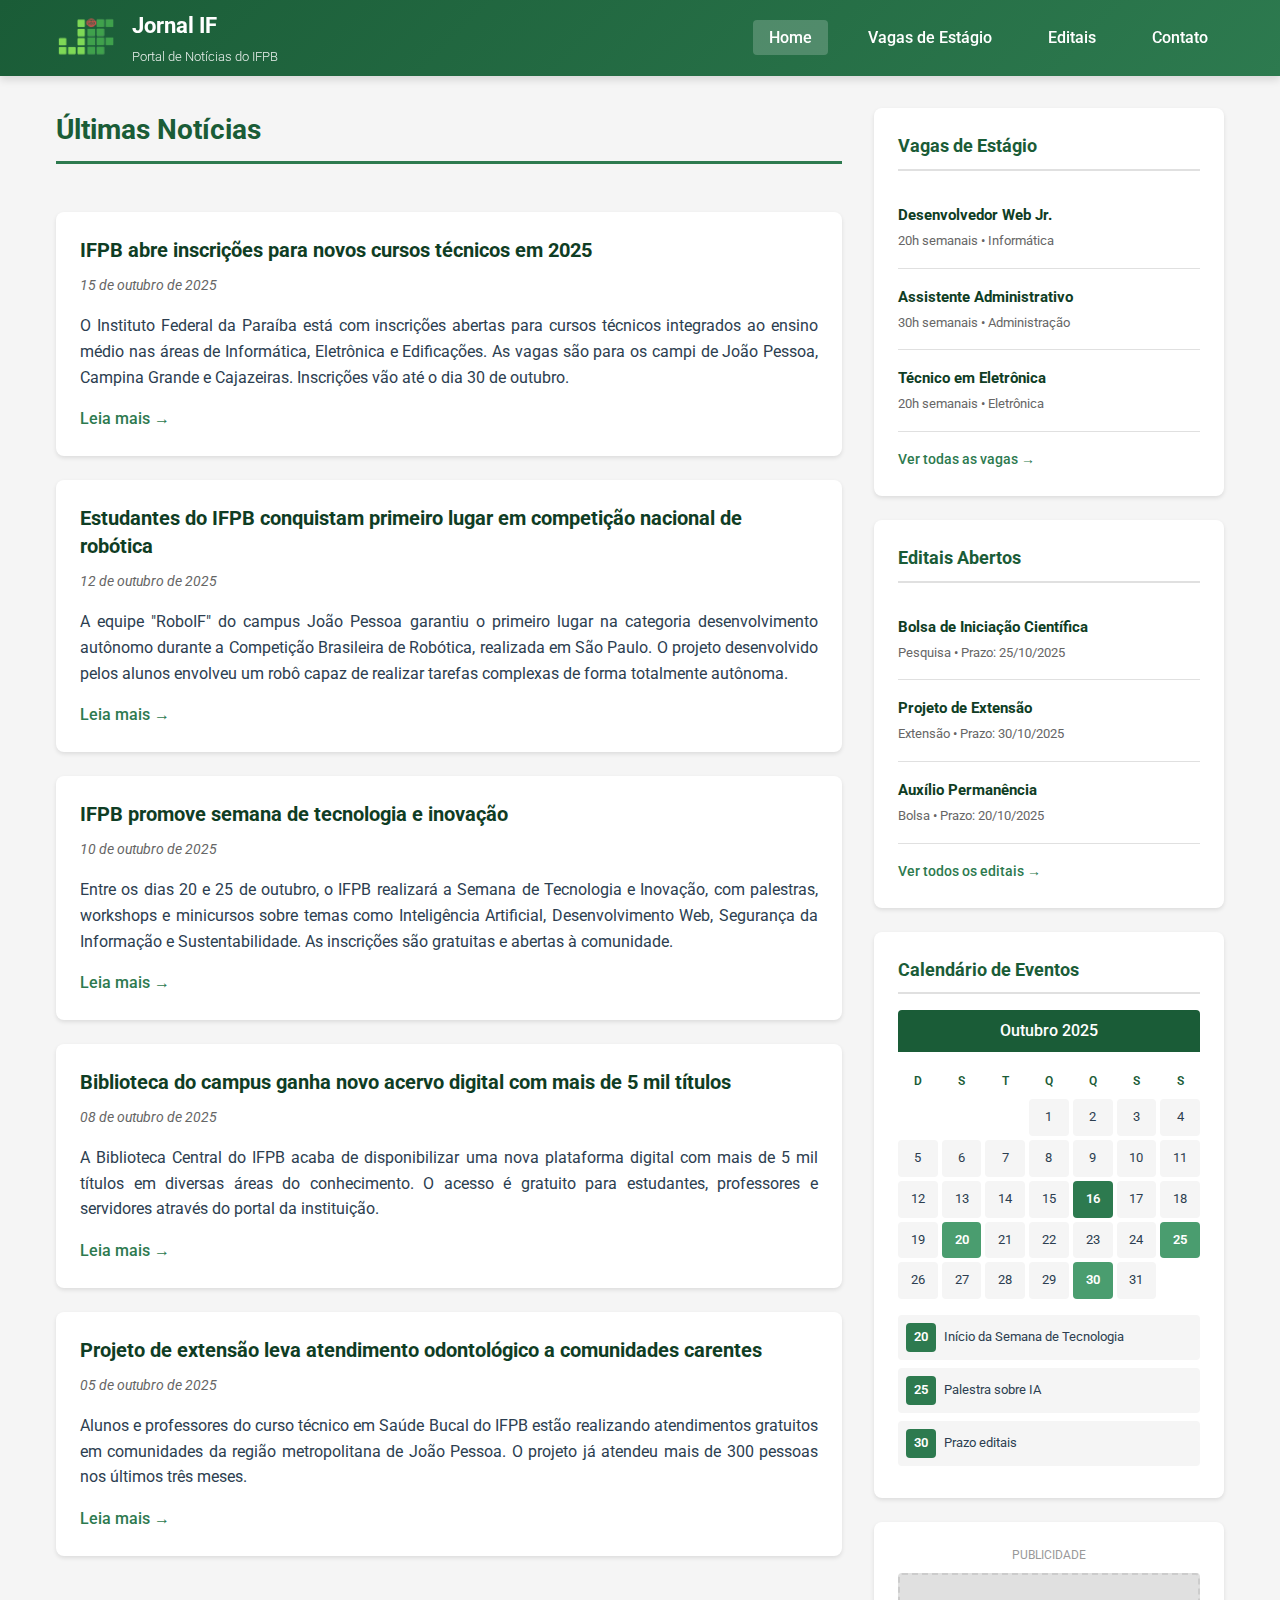
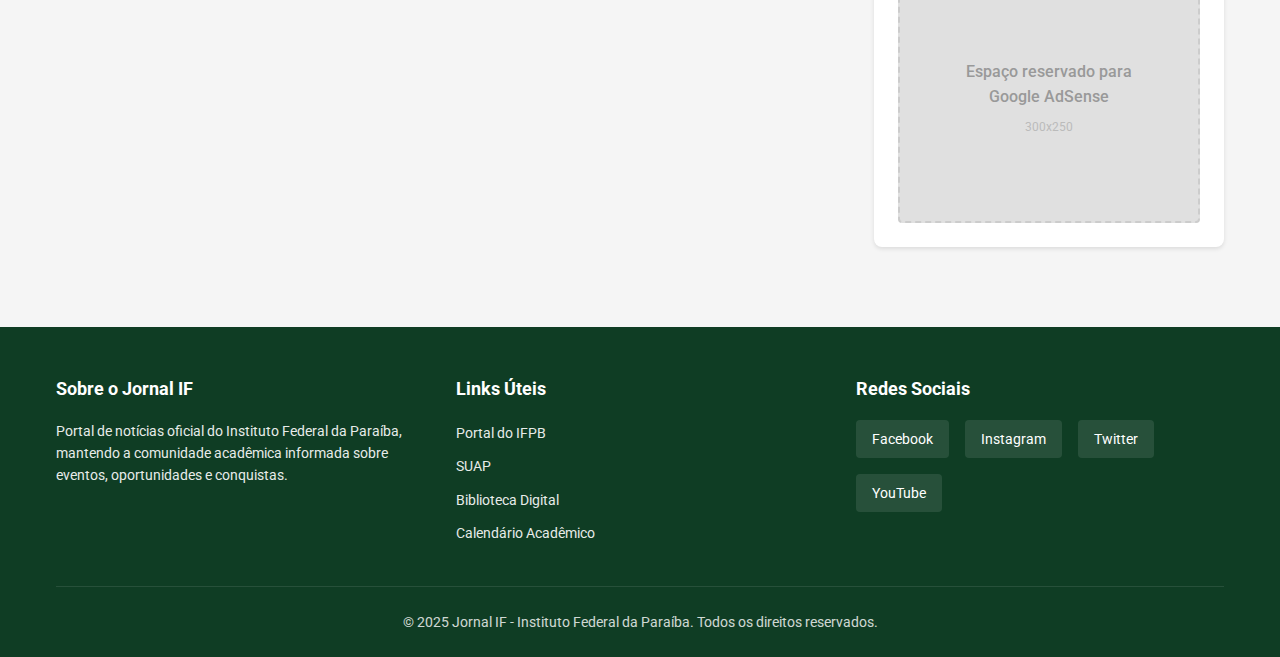
<file: index.html>
<!DOCTYPE html>
<html lang="pt-BR">
<head>
    <meta charset="UTF-8">
    <meta name="viewport" content="width=device-width, initial-scale=1.0">
    <meta name="description" content="Portal de notícias do IFPB - Notícias, vagas de estágio e editais">
    <title>Jornal IF - Portal de Notícias do IFPB</title>
    <link rel="stylesheet" href="css/style.css">
    <link rel="preconnect" href="https://fonts.googleapis.com">
    <link rel="preconnect" href="https://fonts.gstatic.com" crossorigin>
    <link href="https://fonts.googleapis.com/css2?family=Roboto:wght@300;400;500;700&display=swap" rel="stylesheet">
</head>
<body>
    <!-- Cabeçalho fixo -->
    <header class="header">
        <div class="container">
            <div class="header-content">
                <div class="logo">
                    <img src="assets/JIFPNG.png" alt="Logo do Jornal IF" class="logo-img">
                    <div class="logo-text">
                        <h1>Jornal IF</h1>
                        <p class="tagline">Portal de Notícias do IFPB</p>
                    </div>
                </div>
                <nav class="nav">
                    <ul>
                        <li><a href="index.html" class="active">Home</a></li>
                        <li><a href="vagas.html">Vagas de Estágio</a></li>
                        <li><a href="editais.html">Editais</a></li>
                        <li><a href="contato.html">Contato</a></li>
                    </ul>
                </nav>
            </div>
        </div>
    </header>

    <!-- Conteúdo principal -->
    <main class="main-content">
        <div class="container">
            <div class="content-wrapper">
                <!-- Seção de notícias -->
                <section class="news-section">
                    <h2 class="section-title">Últimas Notícias</h2>
                    
                    <!-- Notícia 1 -->
                    <article class="news-card">
                        <div class="news-header">
                            <h3 class="news-title">IFPB abre inscrições para novos cursos técnicos em 2025</h3>
                            <time class="news-date" datetime="2025-10-15">15 de outubro de 2025</time>
                        </div>
                        <p class="news-summary">
                            O Instituto Federal da Paraíba está com inscrições abertas para cursos técnicos integrados 
                            ao ensino médio nas áreas de Informática, Eletrônica e Edificações. As vagas são para os 
                            campi de João Pessoa, Campina Grande e Cajazeiras. Inscrições vão até o dia 30 de outubro.
                        </p>
                        <a href="#" class="read-more">Leia mais →</a>
                    </article>

                    <!-- Notícia 2 -->
                    <article class="news-card">
                        <div class="news-header">
                            <h3 class="news-title">Estudantes do IFPB conquistam primeiro lugar em competição nacional de robótica</h3>
                            <time class="news-date" datetime="2025-10-12">12 de outubro de 2025</time>
                        </div>
                        <p class="news-summary">
                            A equipe "RoboIF" do campus João Pessoa garantiu o primeiro lugar na categoria 
                            desenvolvimento autônomo durante a Competição Brasileira de Robótica, realizada em São Paulo. 
                            O projeto desenvolvido pelos alunos envolveu um robô capaz de realizar tarefas complexas 
                            de forma totalmente autônoma.
                        </p>
                        <a href="#" class="read-more">Leia mais →</a>
                    </article>

                    <!-- Notícia 3 -->
                    <article class="news-card">
                        <div class="news-header">
                            <h3 class="news-title">IFPB promove semana de tecnologia e inovação</h3>
                            <time class="news-date" datetime="2025-10-10">10 de outubro de 2025</time>
                        </div>
                        <p class="news-summary">
                            Entre os dias 20 e 25 de outubro, o IFPB realizará a Semana de Tecnologia e Inovação, 
                            com palestras, workshops e minicursos sobre temas como Inteligência Artificial, 
                            Desenvolvimento Web, Segurança da Informação e Sustentabilidade. 
                            As inscrições são gratuitas e abertas à comunidade.
                        </p>
                        <a href="#" class="read-more">Leia mais →</a>
                    </article>

                    <!-- Notícia 4 -->
                    <article class="news-card">
                        <div class="news-header">
                            <h3 class="news-title">Biblioteca do campus ganha novo acervo digital com mais de 5 mil títulos</h3>
                            <time class="news-date" datetime="2025-10-08">08 de outubro de 2025</time>
                        </div>
                        <p class="news-summary">
                            A Biblioteca Central do IFPB acaba de disponibilizar uma nova plataforma digital com 
                            mais de 5 mil títulos em diversas áreas do conhecimento. O acesso é gratuito para 
                            estudantes, professores e servidores através do portal da instituição.
                        </p>
                        <a href="#" class="read-more">Leia mais →</a>
                    </article>

                    <!-- Notícia 5 -->
                    <article class="news-card">
                        <div class="news-header">
                            <h3 class="news-title">Projeto de extensão leva atendimento odontológico a comunidades carentes</h3>
                            <time class="news-date" datetime="2025-10-05">05 de outubro de 2025</time>
                        </div>
                        <p class="news-summary">
                            Alunos e professores do curso técnico em Saúde Bucal do IFPB estão realizando atendimentos 
                            gratuitos em comunidades da região metropolitana de João Pessoa. O projeto já atendeu mais 
                            de 300 pessoas nos últimos três meses.
                        </p>
                        <a href="#" class="read-more">Leia mais →</a>
                    </article>
                </section>

                <!-- Sidebar -->
                <aside class="sidebar">
                    <!-- Resumo de vagas -->
                    <div class="sidebar-card">
                        <h3 class="sidebar-title">Vagas de Estágio</h3>
                        <div class="sidebar-item">
                            <h4>Desenvolvedor Web Jr.</h4>
                            <p class="item-meta">20h semanais • Informática</p>
                        </div>
                        <div class="sidebar-item">
                            <h4>Assistente Administrativo</h4>
                            <p class="item-meta">30h semanais • Administração</p>
                        </div>
                        <div class="sidebar-item">
                            <h4>Técnico em Eletrônica</h4>
                            <p class="item-meta">20h semanais • Eletrônica</p>
                        </div>
                        <a href="vagas.html" class="sidebar-link">Ver todas as vagas →</a>
                    </div>

                    <!-- Resumo de editais -->
                    <div class="sidebar-card">
                        <h3 class="sidebar-title">Editais Abertos</h3>
                        <div class="sidebar-item">
                            <h4>Bolsa de Iniciação Científica</h4>
                            <p class="item-meta">Pesquisa • Prazo: 25/10/2025</p>
                        </div>
                        <div class="sidebar-item">
                            <h4>Projeto de Extensão</h4>
                            <p class="item-meta">Extensão • Prazo: 30/10/2025</p>
                        </div>
                        <div class="sidebar-item">
                            <h4>Auxílio Permanência</h4>
                            <p class="item-meta">Bolsa • Prazo: 20/10/2025</p>
                        </div>
                        <a href="editais.html" class="sidebar-link">Ver todos os editais →</a>
                    </div>

                    <!-- Calendário de eventos -->
                    <div class="sidebar-card calendar">
                        <h3 class="sidebar-title">Calendário de Eventos</h3>
                        <div class="calendar-month">
                            <div class="month-header">Outubro 2025</div>
                            <div class="calendar-grid">
                                <div class="day-label">D</div>
                                <div class="day-label">S</div>
                                <div class="day-label">T</div>
                                <div class="day-label">Q</div>
                                <div class="day-label">Q</div>
                                <div class="day-label">S</div>
                                <div class="day-label">S</div>
                                
                                <div class="day empty"></div>
                                <div class="day empty"></div>
                                <div class="day empty"></div>
                                <div class="day">1</div>
                                <div class="day">2</div>
                                <div class="day">3</div>
                                <div class="day">4</div>
                                <div class="day">5</div>
                                <div class="day">6</div>
                                <div class="day">7</div>
                                <div class="day">8</div>
                                <div class="day">9</div>
                                <div class="day">10</div>
                                <div class="day">11</div>
                                <div class="day">12</div>
                                <div class="day">13</div>
                                <div class="day">14</div>
                                <div class="day">15</div>
                                <div class="day current">16</div>
                                <div class="day">17</div>
                                <div class="day">18</div>
                                <div class="day">19</div>
                                <div class="day event">20</div>
                                <div class="day">21</div>
                                <div class="day">22</div>
                                <div class="day">23</div>
                                <div class="day">24</div>
                                <div class="day event">25</div>
                                <div class="day">26</div>
                                <div class="day">27</div>
                                <div class="day">28</div>
                                <div class="day">29</div>
                                <div class="day event">30</div>
                                <div class="day">31</div>
                            </div>
                            <div class="event-list">
                                <div class="event-item">
                                    <span class="event-date">20</span>
                                    <span class="event-name">Início da Semana de Tecnologia</span>
                                </div>
                                <div class="event-item">
                                    <span class="event-date">25</span>
                                    <span class="event-name">Palestra sobre IA</span>
                                </div>
                                <div class="event-item">
                                    <span class="event-date">30</span>
                                    <span class="event-name">Prazo editais</span>
                                </div>
                            </div>
                        </div>
                    </div>

                    <!-- Espaço para propaganda -->
                    <div class="sidebar-card ad-space">
                        <p class="ad-label">Publicidade</p>
                        <div class="ad-placeholder">
                            <p>Espaço reservado para<br>Google AdSense</p>
                            <small>300x250</small>
                        </div>
                    </div>
                </aside>
            </div>
        </div>
    </main>

    <!-- Rodapé -->
    <footer class="footer">
        <div class="container">
            <div class="footer-content">
                <div class="footer-section">
                    <h4>Sobre o Jornal IF</h4>
                    <p>Portal de notícias oficial do Instituto Federal da Paraíba, mantendo a comunidade 
                       acadêmica informada sobre eventos, oportunidades e conquistas.</p>
                </div>
                <div class="footer-section">
                    <h4>Links Úteis</h4>
                    <ul class="footer-links">
                        <li><a href="#">Portal do IFPB</a></li>
                        <li><a href="#">SUAP</a></li>
                        <li><a href="#">Biblioteca Digital</a></li>
                        <li><a href="#">Calendário Acadêmico</a></li>
                    </ul>
                </div>
                <div class="footer-section">
                    <h4>Redes Sociais</h4>
                    <div class="social-links">
                        <a href="#" class="social-link" aria-label="Facebook">Facebook</a>
                        <a href="#" class="social-link" aria-label="Instagram">Instagram</a>
                        <a href="#" class="social-link" aria-label="Twitter">Twitter</a>
                        <a href="#" class="social-link" aria-label="YouTube">YouTube</a>
                    </div>
                </div>
            </div>
            <div class="footer-bottom">
                <p>&copy; 2025 Jornal IF - Instituto Federal da Paraíba. Todos os direitos reservados.</p>
            </div>
        </div>
    </footer>
</body>
</html>
</file>
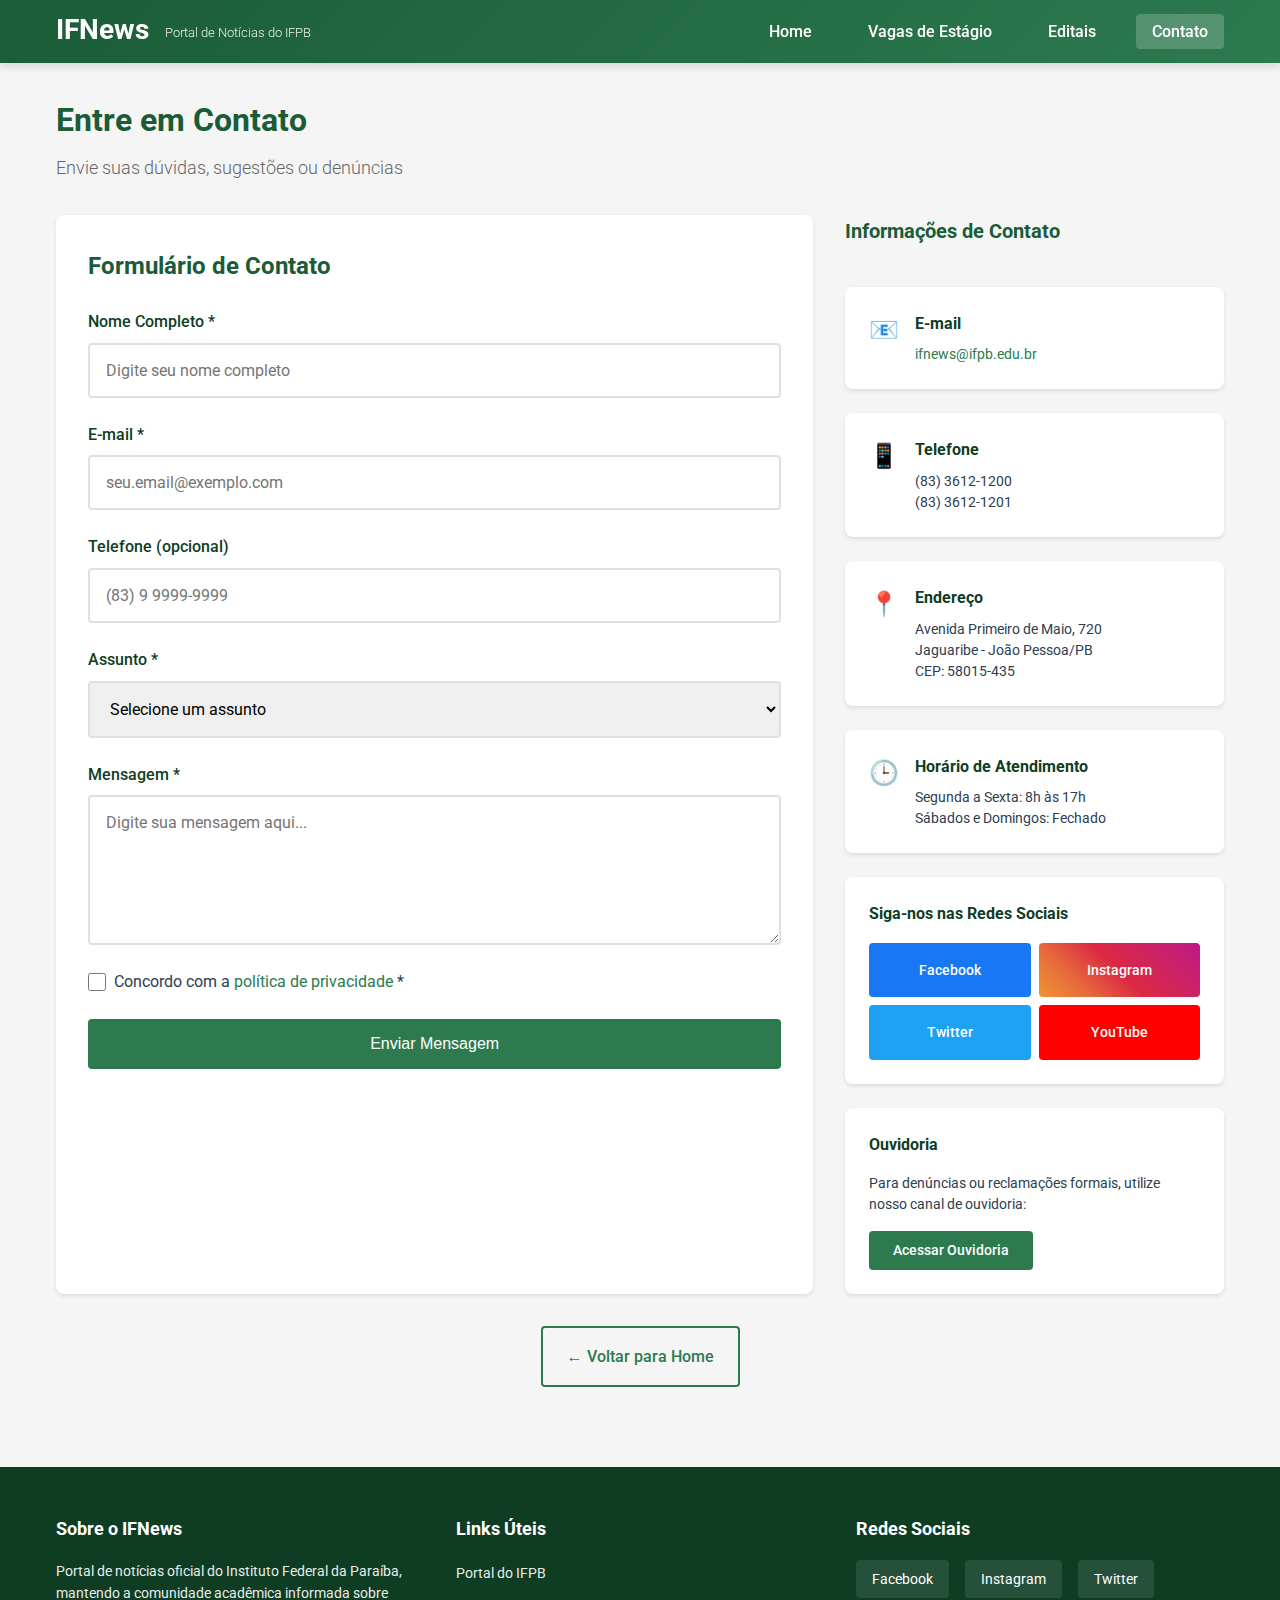
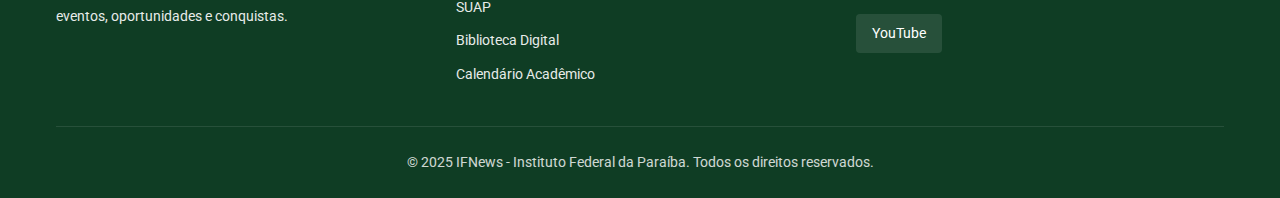
<file: contato.html>
<!DOCTYPE html>
<html lang="pt-BR">
<head>
    <meta charset="UTF-8">
    <meta name="viewport" content="width=device-width, initial-scale=1.0">
    <meta name="description" content="Entre em contato com o IFNews - Portal de notícias do IFPB">
    <title>Contato - IFNews</title>
    <link rel="stylesheet" href="css/style.css">
    <link rel="preconnect" href="https://fonts.googleapis.com">
    <link rel="preconnect" href="https://fonts.gstatic.com" crossorigin>
    <link href="https://fonts.googleapis.com/css2?family=Roboto:wght@300;400;500;700&display=swap" rel="stylesheet">
</head>
<body>
    <!-- Cabeçalho fixo -->
    <header class="header">
        <div class="container">
            <div class="header-content">
                <div class="logo">
                    <h1>IFNews</h1>
                    <p class="tagline">Portal de Notícias do IFPB</p>
                </div>
                <nav class="nav">
                    <ul>
                        <li><a href="index.html">Home</a></li>
                        <li><a href="vagas.html">Vagas de Estágio</a></li>
                        <li><a href="editais.html">Editais</a></li>
                        <li><a href="contato.html" class="active">Contato</a></li>
                    </ul>
                </nav>
            </div>
        </div>
    </header>

    <!-- Conteúdo principal -->
    <main class="main-content">
        <div class="container">
            <div class="page-header">
                <h2 class="page-title">Entre em Contato</h2>
                <p class="page-subtitle">Envie suas dúvidas, sugestões ou denúncias</p>
            </div>

            <div class="contact-wrapper">
                <!-- Formulário de contato -->
                <section class="contact-form-section">
                    <h3 class="form-title">Formulário de Contato</h3>
                    <form class="contact-form">
                        <div class="form-group">
                            <label for="nome" class="form-label">Nome Completo *</label>
                            <input 
                                type="text" 
                                id="nome" 
                                name="nome" 
                                class="form-input" 
                                placeholder="Digite seu nome completo"
                                required
                            >
                        </div>

                        <div class="form-group">
                            <label for="email" class="form-label">E-mail *</label>
                            <input 
                                type="email" 
                                id="email" 
                                name="email" 
                                class="form-input" 
                                placeholder="seu.email@exemplo.com"
                                required
                            >
                        </div>

                        <div class="form-group">
                            <label for="telefone" class="form-label">Telefone (opcional)</label>
                            <input 
                                type="tel" 
                                id="telefone" 
                                name="telefone" 
                                class="form-input" 
                                placeholder="(83) 9 9999-9999"
                            >
                        </div>

                        <div class="form-group">
                            <label for="assunto" class="form-label">Assunto *</label>
                            <select id="assunto" name="assunto" class="form-select" required>
                                <option value="">Selecione um assunto</option>
                                <option value="sugestao">Sugestão</option>
                                <option value="duvida">Dúvida</option>
                                <option value="elogio">Elogio</option>
                                <option value="reclamacao">Reclamação</option>
                                <option value="denuncia">Denúncia</option>
                                <option value="outro">Outro</option>
                            </select>
                        </div>

                        <div class="form-group">
                            <label for="mensagem" class="form-label">Mensagem *</label>
                            <textarea 
                                id="mensagem" 
                                name="mensagem" 
                                class="form-textarea" 
                                rows="6"
                                placeholder="Digite sua mensagem aqui..."
                                required
                            ></textarea>
                        </div>

                        <div class="form-group">
                            <label class="checkbox-label">
                                <input type="checkbox" name="concordo" required>
                                <span>Concordo com a <a href="#">política de privacidade</a> *</span>
                            </label>
                        </div>

                        <button type="submit" class="btn-submit">Enviar Mensagem</button>
                    </form>
                </section>

                <!-- Informações de contato -->
                <aside class="contact-info-section">
                    <h3 class="info-title">Informações de Contato</h3>
                    
                    <div class="info-card">
                        <div class="info-icon">📧</div>
                        <div class="info-content">
                            <h4>E-mail</h4>
                            <p><a href="mailto:ifnews@ifpb.edu.br">ifnews@ifpb.edu.br</a></p>
                        </div>
                    </div>

                    <div class="info-card">
                        <div class="info-icon">📱</div>
                        <div class="info-content">
                            <h4>Telefone</h4>
                            <p>(83) 3612-1200</p>
                            <p>(83) 3612-1201</p>
                        </div>
                    </div>

                    <div class="info-card">
                        <div class="info-icon">📍</div>
                        <div class="info-content">
                            <h4>Endereço</h4>
                            <p>Avenida Primeiro de Maio, 720</p>
                            <p>Jaguaribe - João Pessoa/PB</p>
                            <p>CEP: 58015-435</p>
                        </div>
                    </div>

                    <div class="info-card">
                        <div class="info-icon">🕒</div>
                        <div class="info-content">
                            <h4>Horário de Atendimento</h4>
                            <p>Segunda a Sexta: 8h às 17h</p>
                            <p>Sábados e Domingos: Fechado</p>
                        </div>
                    </div>

                    <!-- Redes sociais -->
                    <div class="social-section">
                        <h4>Siga-nos nas Redes Sociais</h4>
                        <div class="social-links-contact">
                            <a href="#" class="social-btn facebook" aria-label="Facebook">
                                <span>Facebook</span>
                            </a>
                            <a href="#" class="social-btn instagram" aria-label="Instagram">
                                <span>Instagram</span>
                            </a>
                            <a href="#" class="social-btn twitter" aria-label="Twitter">
                                <span>Twitter</span>
                            </a>
                            <a href="#" class="social-btn youtube" aria-label="YouTube">
                                <span>YouTube</span>
                            </a>
                        </div>
                    </div>

                    <!-- Ouvidoria -->
                    <div class="ouvidoria-section">
                        <h4>Ouvidoria</h4>
                        <p>Para denúncias ou reclamações formais, utilize nosso canal de ouvidoria:</p>
                        <a href="#" class="btn-ouvidoria">Acessar Ouvidoria</a>
                    </div>
                </aside>
            </div>

            <!-- Link para voltar -->
            <div class="back-link-container">
                <a href="index.html" class="back-link">← Voltar para Home</a>
            </div>
        </div>
    </main>

    <!-- Rodapé -->
    <footer class="footer">
        <div class="container">
            <div class="footer-content">
                <div class="footer-section">
                    <h4>Sobre o IFNews</h4>
                    <p>Portal de notícias oficial do Instituto Federal da Paraíba, mantendo a comunidade 
                       acadêmica informada sobre eventos, oportunidades e conquistas.</p>
                </div>
                <div class="footer-section">
                    <h4>Links Úteis</h4>
                    <ul class="footer-links">
                        <li><a href="#">Portal do IFPB</a></li>
                        <li><a href="#">SUAP</a></li>
                        <li><a href="#">Biblioteca Digital</a></li>
                        <li><a href="#">Calendário Acadêmico</a></li>
                    </ul>
                </div>
                <div class="footer-section">
                    <h4>Redes Sociais</h4>
                    <div class="social-links">
                        <a href="#" class="social-link" aria-label="Facebook">Facebook</a>
                        <a href="#" class="social-link" aria-label="Instagram">Instagram</a>
                        <a href="#" class="social-link" aria-label="Twitter">Twitter</a>
                        <a href="#" class="social-link" aria-label="YouTube">YouTube</a>
                    </div>
                </div>
            </div>
            <div class="footer-bottom">
                <p>&copy; 2025 IFNews - Instituto Federal da Paraíba. Todos os direitos reservados.</p>
            </div>
        </div>
    </footer>
</body>
</html>
</file>
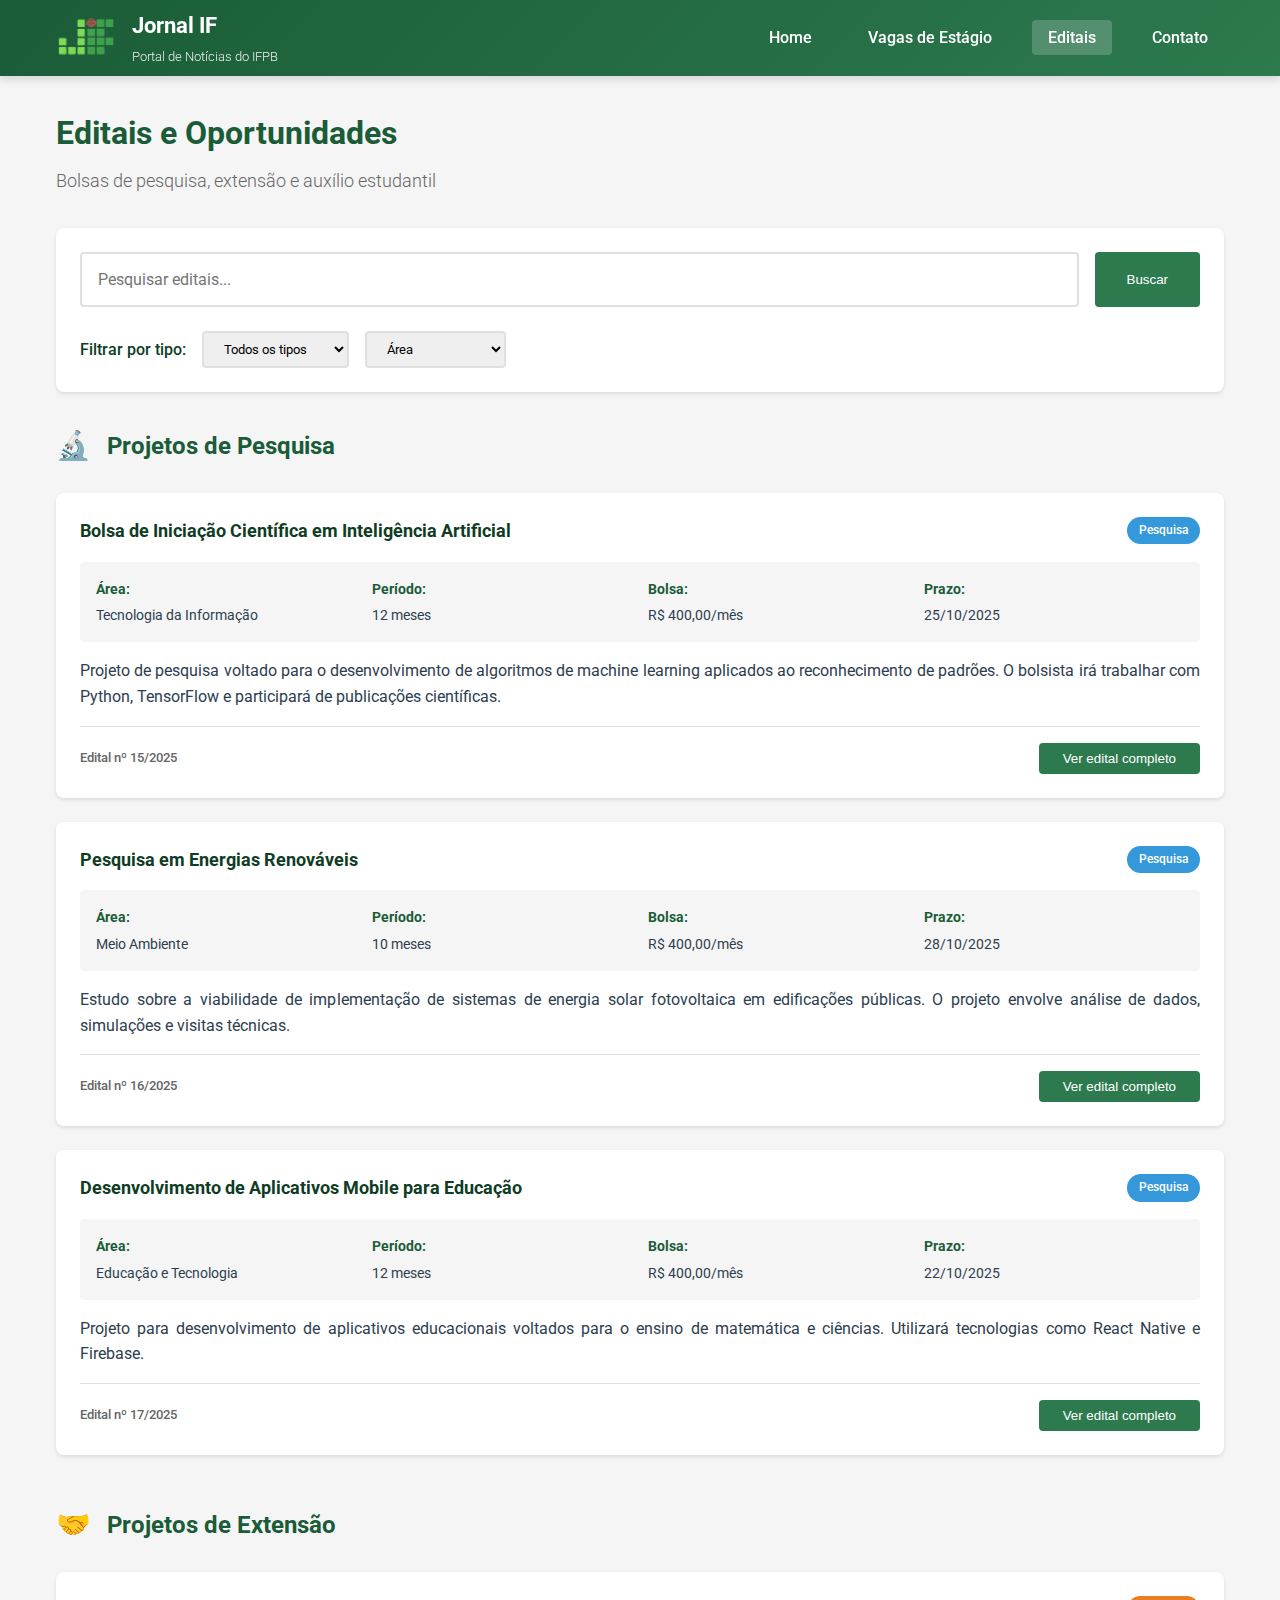
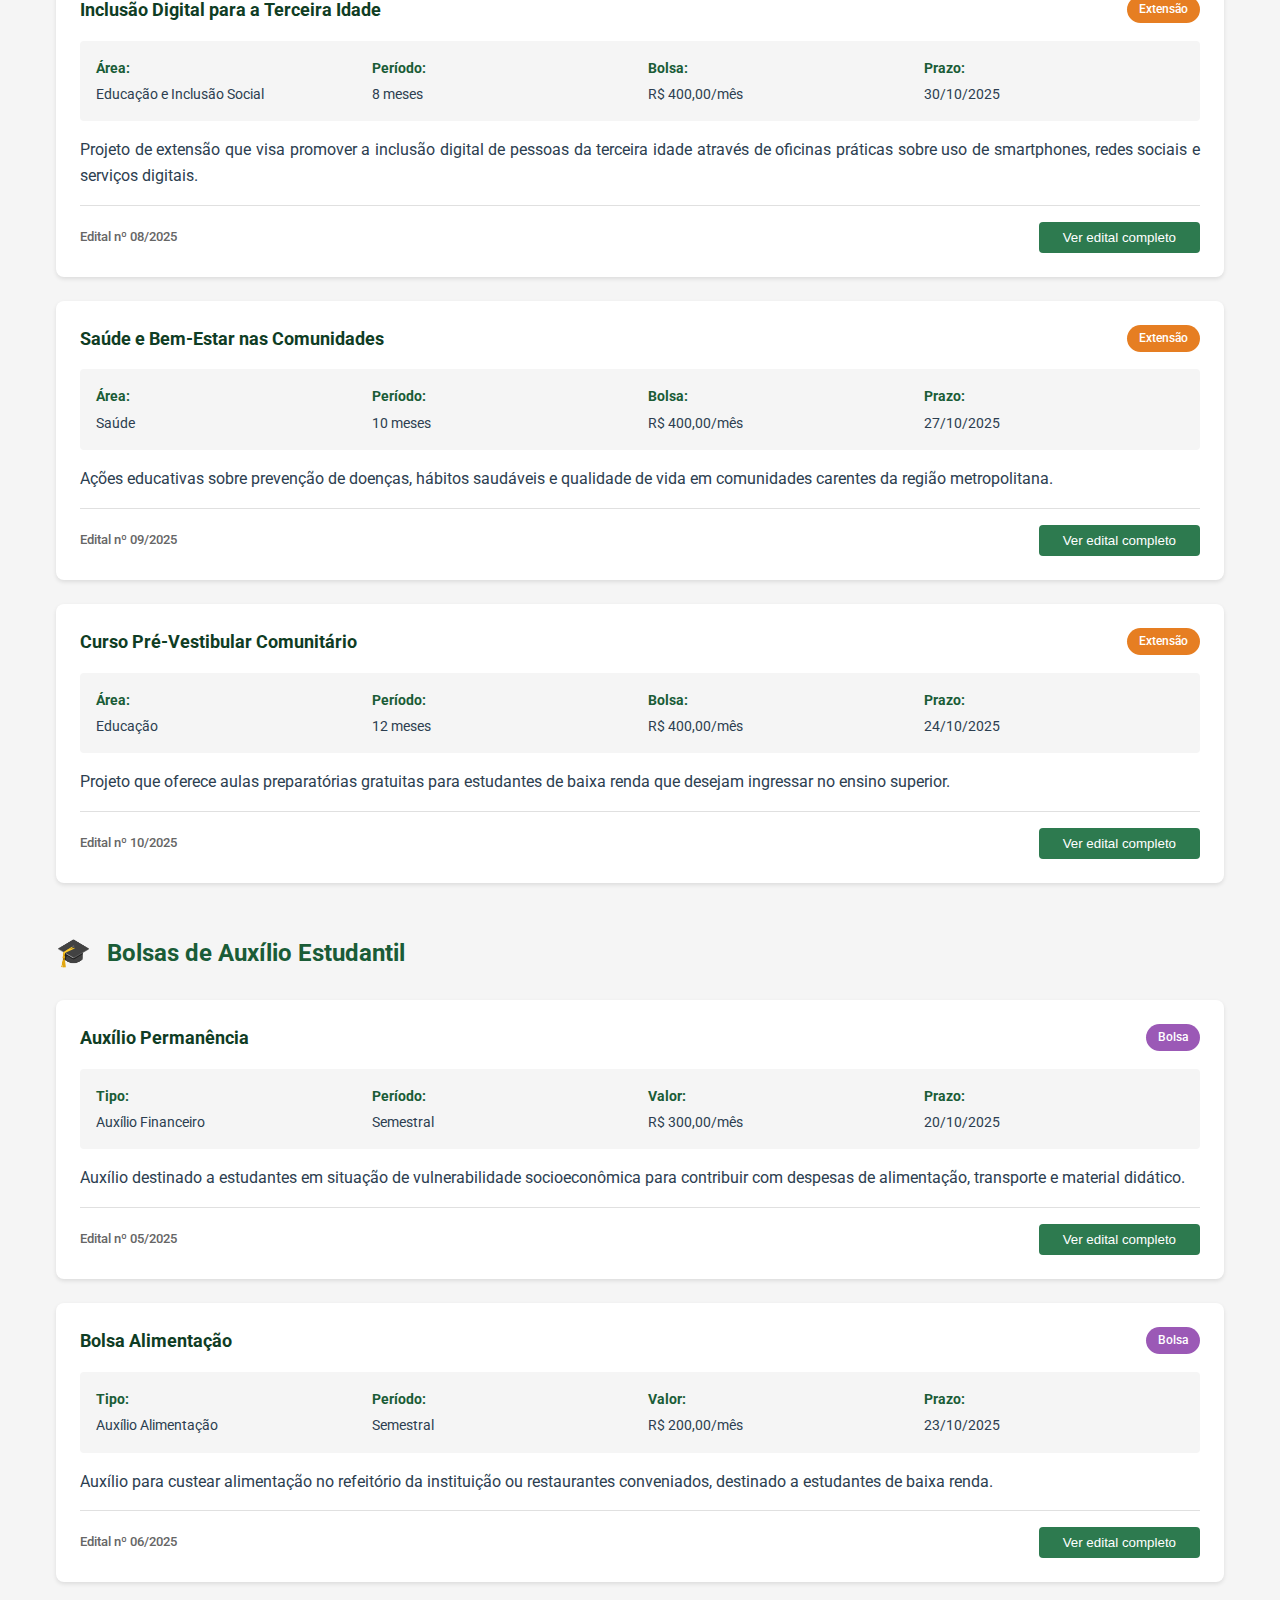
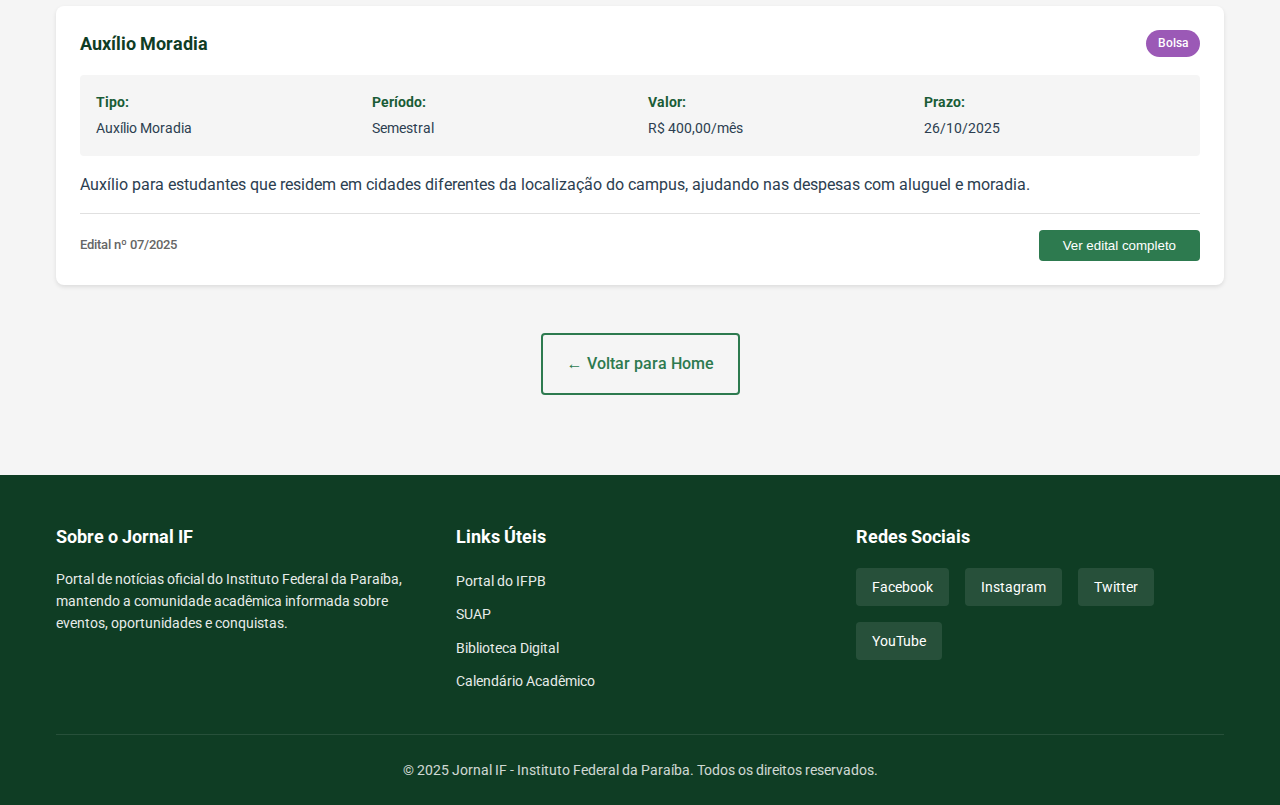
<file: editais.html>
<!DOCTYPE html>
<html lang="pt-BR">
<head>
    <meta charset="UTF-8">
    <meta name="viewport" content="width=device-width, initial-scale=1.0">
    <meta name="description" content="Editais e oportunidades de pesquisa, extensão e bolsas do IFPB">
    <title>Editais e Oportunidades - Jornal IF</title>
    <link rel="stylesheet" href="css/style.css">
    <link rel="preconnect" href="https://fonts.googleapis.com">
    <link rel="preconnect" href="https://fonts.gstatic.com" crossorigin>
    <link href="https://fonts.googleapis.com/css2?family=Roboto:wght@300;400;500;700&display=swap" rel="stylesheet">
</head>
<body>
    <!-- Cabeçalho fixo -->
    <header class="header">
        <div class="container">
            <div class="header-content">
                <div class="logo">
                    <img src="assets/JIFPNG.png" alt="Logo do Jornal IF" class="logo-img">
                    <div class="logo-text">
                        <h1>Jornal IF</h1>
                        <p class="tagline">Portal de Notícias do IFPB</p>
                    </div>
                </div>
                <nav class="nav">
                    <ul>
                        <li><a href="index.html">Home</a></li>
                        <li><a href="vagas.html">Vagas de Estágio</a></li>
                        <li><a href="editais.html" class="active">Editais</a></li>
                        <li><a href="contato.html">Contato</a></li>
                    </ul>
                </nav>
            </div>
        </div>
    </header>

    <!-- Conteúdo principal -->
    <main class="main-content">
        <div class="container">
            <div class="page-header">
                <h2 class="page-title">Editais e Oportunidades</h2>
                <p class="page-subtitle">Bolsas de pesquisa, extensão e auxílio estudantil</p>
            </div>

            <!-- Área de busca e filtros -->
            <div class="filter-section">
                <div class="search-box">
                    <input type="text" placeholder="Pesquisar editais..." class="search-input">
                    <button class="search-button">Buscar</button>
                </div>
                <div class="filter-options">
                    <label class="filter-label">Filtrar por tipo:</label>
                    <select class="filter-select">
                        <option value="">Todos os tipos</option>
                        <option value="pesquisa">Pesquisa</option>
                        <option value="extensao">Extensão</option>
                        <option value="bolsa">Bolsa Estudantil</option>
                    </select>
                    <select class="filter-select">
                        <option value="">Área</option>
                        <option value="tecnologia">Tecnologia</option>
                        <option value="saude">Saúde</option>
                        <option value="educacao">Educação</option>
                        <option value="meio-ambiente">Meio Ambiente</option>
                        <option value="outros">Outros</option>
                    </select>
                </div>
            </div>

            <!-- Seção: Projetos de Pesquisa -->
            <section class="editais-section">
                <h3 class="section-title-secondary">
                    <span class="section-icon">🔬</span>
                    Projetos de Pesquisa
                </h3>
                
                <!-- Edital 1 -->
                <article class="edital-card">
                    <div class="edital-header">
                        <h4 class="edital-title">Bolsa de Iniciação Científica em Inteligência Artificial</h4>
                        <span class="edital-badge pesquisa">Pesquisa</span>
                    </div>
                    <div class="edital-info">
                        <div class="info-item">
                            <strong>Área:</strong> Tecnologia da Informação
                        </div>
                        <div class="info-item">
                            <strong>Período:</strong> 12 meses
                        </div>
                        <div class="info-item">
                            <strong>Bolsa:</strong> R$ 400,00/mês
                        </div>
                        <div class="info-item">
                            <strong>Prazo:</strong> 25/10/2025
                        </div>
                    </div>
                    <p class="edital-description">
                        Projeto de pesquisa voltado para o desenvolvimento de algoritmos de machine learning aplicados 
                        ao reconhecimento de padrões. O bolsista irá trabalhar com Python, TensorFlow e participará 
                        de publicações científicas.
                    </p>
                    <div class="edital-footer">
                        <span class="edital-number">Edital nº 15/2025</span>
                        <button class="btn-apply">Ver edital completo</button>
                    </div>
                </article>

                <!-- Edital 2 -->
                <article class="edital-card">
                    <div class="edital-header">
                        <h4 class="edital-title">Pesquisa em Energias Renováveis</h4>
                        <span class="edital-badge pesquisa">Pesquisa</span>
                    </div>
                    <div class="edital-info">
                        <div class="info-item">
                            <strong>Área:</strong> Meio Ambiente
                        </div>
                        <div class="info-item">
                            <strong>Período:</strong> 10 meses
                        </div>
                        <div class="info-item">
                            <strong>Bolsa:</strong> R$ 400,00/mês
                        </div>
                        <div class="info-item">
                            <strong>Prazo:</strong> 28/10/2025
                        </div>
                    </div>
                    <p class="edital-description">
                        Estudo sobre a viabilidade de implementação de sistemas de energia solar fotovoltaica 
                        em edificações públicas. O projeto envolve análise de dados, simulações e visitas técnicas.
                    </p>
                    <div class="edital-footer">
                        <span class="edital-number">Edital nº 16/2025</span>
                        <button class="btn-apply">Ver edital completo</button>
                    </div>
                </article>

                <!-- Edital 3 -->
                <article class="edital-card">
                    <div class="edital-header">
                        <h4 class="edital-title">Desenvolvimento de Aplicativos Mobile para Educação</h4>
                        <span class="edital-badge pesquisa">Pesquisa</span>
                    </div>
                    <div class="edital-info">
                        <div class="info-item">
                            <strong>Área:</strong> Educação e Tecnologia
                        </div>
                        <div class="info-item">
                            <strong>Período:</strong> 12 meses
                        </div>
                        <div class="info-item">
                            <strong>Bolsa:</strong> R$ 400,00/mês
                        </div>
                        <div class="info-item">
                            <strong>Prazo:</strong> 22/10/2025
                        </div>
                    </div>
                    <p class="edital-description">
                        Projeto para desenvolvimento de aplicativos educacionais voltados para o ensino de matemática 
                        e ciências. Utilizará tecnologias como React Native e Firebase.
                    </p>
                    <div class="edital-footer">
                        <span class="edital-number">Edital nº 17/2025</span>
                        <button class="btn-apply">Ver edital completo</button>
                    </div>
                </article>
            </section>

            <!-- Seção: Projetos de Extensão -->
            <section class="editais-section">
                <h3 class="section-title-secondary">
                    <span class="section-icon">🤝</span>
                    Projetos de Extensão
                </h3>

                <!-- Edital 4 -->
                <article class="edital-card">
                    <div class="edital-header">
                        <h4 class="edital-title">Inclusão Digital para a Terceira Idade</h4>
                        <span class="edital-badge extensao">Extensão</span>
                    </div>
                    <div class="edital-info">
                        <div class="info-item">
                            <strong>Área:</strong> Educação e Inclusão Social
                        </div>
                        <div class="info-item">
                            <strong>Período:</strong> 8 meses
                        </div>
                        <div class="info-item">
                            <strong>Bolsa:</strong> R$ 400,00/mês
                        </div>
                        <div class="info-item">
                            <strong>Prazo:</strong> 30/10/2025
                        </div>
                    </div>
                    <p class="edital-description">
                        Projeto de extensão que visa promover a inclusão digital de pessoas da terceira idade através 
                        de oficinas práticas sobre uso de smartphones, redes sociais e serviços digitais.
                    </p>
                    <div class="edital-footer">
                        <span class="edital-number">Edital nº 08/2025</span>
                        <button class="btn-apply">Ver edital completo</button>
                    </div>
                </article>

                <!-- Edital 5 -->
                <article class="edital-card">
                    <div class="edital-header">
                        <h4 class="edital-title">Saúde e Bem-Estar nas Comunidades</h4>
                        <span class="edital-badge extensao">Extensão</span>
                    </div>
                    <div class="edital-info">
                        <div class="info-item">
                            <strong>Área:</strong> Saúde
                        </div>
                        <div class="info-item">
                            <strong>Período:</strong> 10 meses
                        </div>
                        <div class="info-item">
                            <strong>Bolsa:</strong> R$ 400,00/mês
                        </div>
                        <div class="info-item">
                            <strong>Prazo:</strong> 27/10/2025
                        </div>
                    </div>
                    <p class="edital-description">
                        Ações educativas sobre prevenção de doenças, hábitos saudáveis e qualidade de vida em 
                        comunidades carentes da região metropolitana.
                    </p>
                    <div class="edital-footer">
                        <span class="edital-number">Edital nº 09/2025</span>
                        <button class="btn-apply">Ver edital completo</button>
                    </div>
                </article>

                <!-- Edital 6 -->
                <article class="edital-card">
                    <div class="edital-header">
                        <h4 class="edital-title">Curso Pré-Vestibular Comunitário</h4>
                        <span class="edital-badge extensao">Extensão</span>
                    </div>
                    <div class="edital-info">
                        <div class="info-item">
                            <strong>Área:</strong> Educação
                        </div>
                        <div class="info-item">
                            <strong>Período:</strong> 12 meses
                        </div>
                        <div class="info-item">
                            <strong>Bolsa:</strong> R$ 400,00/mês
                        </div>
                        <div class="info-item">
                            <strong>Prazo:</strong> 24/10/2025
                        </div>
                    </div>
                    <p class="edital-description">
                        Projeto que oferece aulas preparatórias gratuitas para estudantes de baixa renda que 
                        desejam ingressar no ensino superior.
                    </p>
                    <div class="edital-footer">
                        <span class="edital-number">Edital nº 10/2025</span>
                        <button class="btn-apply">Ver edital completo</button>
                    </div>
                </article>
            </section>

            <!-- Seção: Bolsas de Auxílio Estudantil -->
            <section class="editais-section">
                <h3 class="section-title-secondary">
                    <span class="section-icon">🎓</span>
                    Bolsas de Auxílio Estudantil
                </h3>

                <!-- Edital 7 -->
                <article class="edital-card">
                    <div class="edital-header">
                        <h4 class="edital-title">Auxílio Permanência</h4>
                        <span class="edital-badge bolsa">Bolsa</span>
                    </div>
                    <div class="edital-info">
                        <div class="info-item">
                            <strong>Tipo:</strong> Auxílio Financeiro
                        </div>
                        <div class="info-item">
                            <strong>Período:</strong> Semestral
                        </div>
                        <div class="info-item">
                            <strong>Valor:</strong> R$ 300,00/mês
                        </div>
                        <div class="info-item">
                            <strong>Prazo:</strong> 20/10/2025
                        </div>
                    </div>
                    <p class="edital-description">
                        Auxílio destinado a estudantes em situação de vulnerabilidade socioeconômica para 
                        contribuir com despesas de alimentação, transporte e material didático.
                    </p>
                    <div class="edital-footer">
                        <span class="edital-number">Edital nº 05/2025</span>
                        <button class="btn-apply">Ver edital completo</button>
                    </div>
                </article>

                <!-- Edital 8 -->
                <article class="edital-card">
                    <div class="edital-header">
                        <h4 class="edital-title">Bolsa Alimentação</h4>
                        <span class="edital-badge bolsa">Bolsa</span>
                    </div>
                    <div class="edital-info">
                        <div class="info-item">
                            <strong>Tipo:</strong> Auxílio Alimentação
                        </div>
                        <div class="info-item">
                            <strong>Período:</strong> Semestral
                        </div>
                        <div class="info-item">
                            <strong>Valor:</strong> R$ 200,00/mês
                        </div>
                        <div class="info-item">
                            <strong>Prazo:</strong> 23/10/2025
                        </div>
                    </div>
                    <p class="edital-description">
                        Auxílio para custear alimentação no refeitório da instituição ou restaurantes conveniados, 
                        destinado a estudantes de baixa renda.
                    </p>
                    <div class="edital-footer">
                        <span class="edital-number">Edital nº 06/2025</span>
                        <button class="btn-apply">Ver edital completo</button>
                    </div>
                </article>

                <!-- Edital 9 -->
                <article class="edital-card">
                    <div class="edital-header">
                        <h4 class="edital-title">Auxílio Moradia</h4>
                        <span class="edital-badge bolsa">Bolsa</span>
                    </div>
                    <div class="edital-info">
                        <div class="info-item">
                            <strong>Tipo:</strong> Auxílio Moradia
                        </div>
                        <div class="info-item">
                            <strong>Período:</strong> Semestral
                        </div>
                        <div class="info-item">
                            <strong>Valor:</strong> R$ 400,00/mês
                        </div>
                        <div class="info-item">
                            <strong>Prazo:</strong> 26/10/2025
                        </div>
                    </div>
                    <p class="edital-description">
                        Auxílio para estudantes que residem em cidades diferentes da localização do campus, 
                        ajudando nas despesas com aluguel e moradia.
                    </p>
                    <div class="edital-footer">
                        <span class="edital-number">Edital nº 07/2025</span>
                        <button class="btn-apply">Ver edital completo</button>
                    </div>
                </article>
            </section>

            <!-- Link para voltar -->
            <div class="back-link-container">
                <a href="index.html" class="back-link">← Voltar para Home</a>
            </div>
        </div>
    </main>

    <!-- Rodapé -->
    <footer class="footer">
        <div class="container">
            <div class="footer-content">
                <div class="footer-section">
                    <h4>Sobre o Jornal IF</h4>
                    <p>Portal de notícias oficial do Instituto Federal da Paraíba, mantendo a comunidade 
                       acadêmica informada sobre eventos, oportunidades e conquistas.</p>
                </div>
                <div class="footer-section">
                    <h4>Links Úteis</h4>
                    <ul class="footer-links">
                        <li><a href="#">Portal do IFPB</a></li>
                        <li><a href="#">SUAP</a></li>
                        <li><a href="#">Biblioteca Digital</a></li>
                        <li><a href="#">Calendário Acadêmico</a></li>
                    </ul>
                </div>
                <div class="footer-section">
                    <h4>Redes Sociais</h4>
                    <div class="social-links">
                        <a href="#" class="social-link" aria-label="Facebook">Facebook</a>
                        <a href="#" class="social-link" aria-label="Instagram">Instagram</a>
                        <a href="#" class="social-link" aria-label="Twitter">Twitter</a>
                        <a href="#" class="social-link" aria-label="YouTube">YouTube</a>
                    </div>
                </div>
            </div>
            <div class="footer-bottom">
                <p>&copy; 2025 Jornal IF - Instituto Federal da Paraíba. Todos os direitos reservados.</p>
            </div>
        </div>
    </footer>
</body>
</html>
</file>
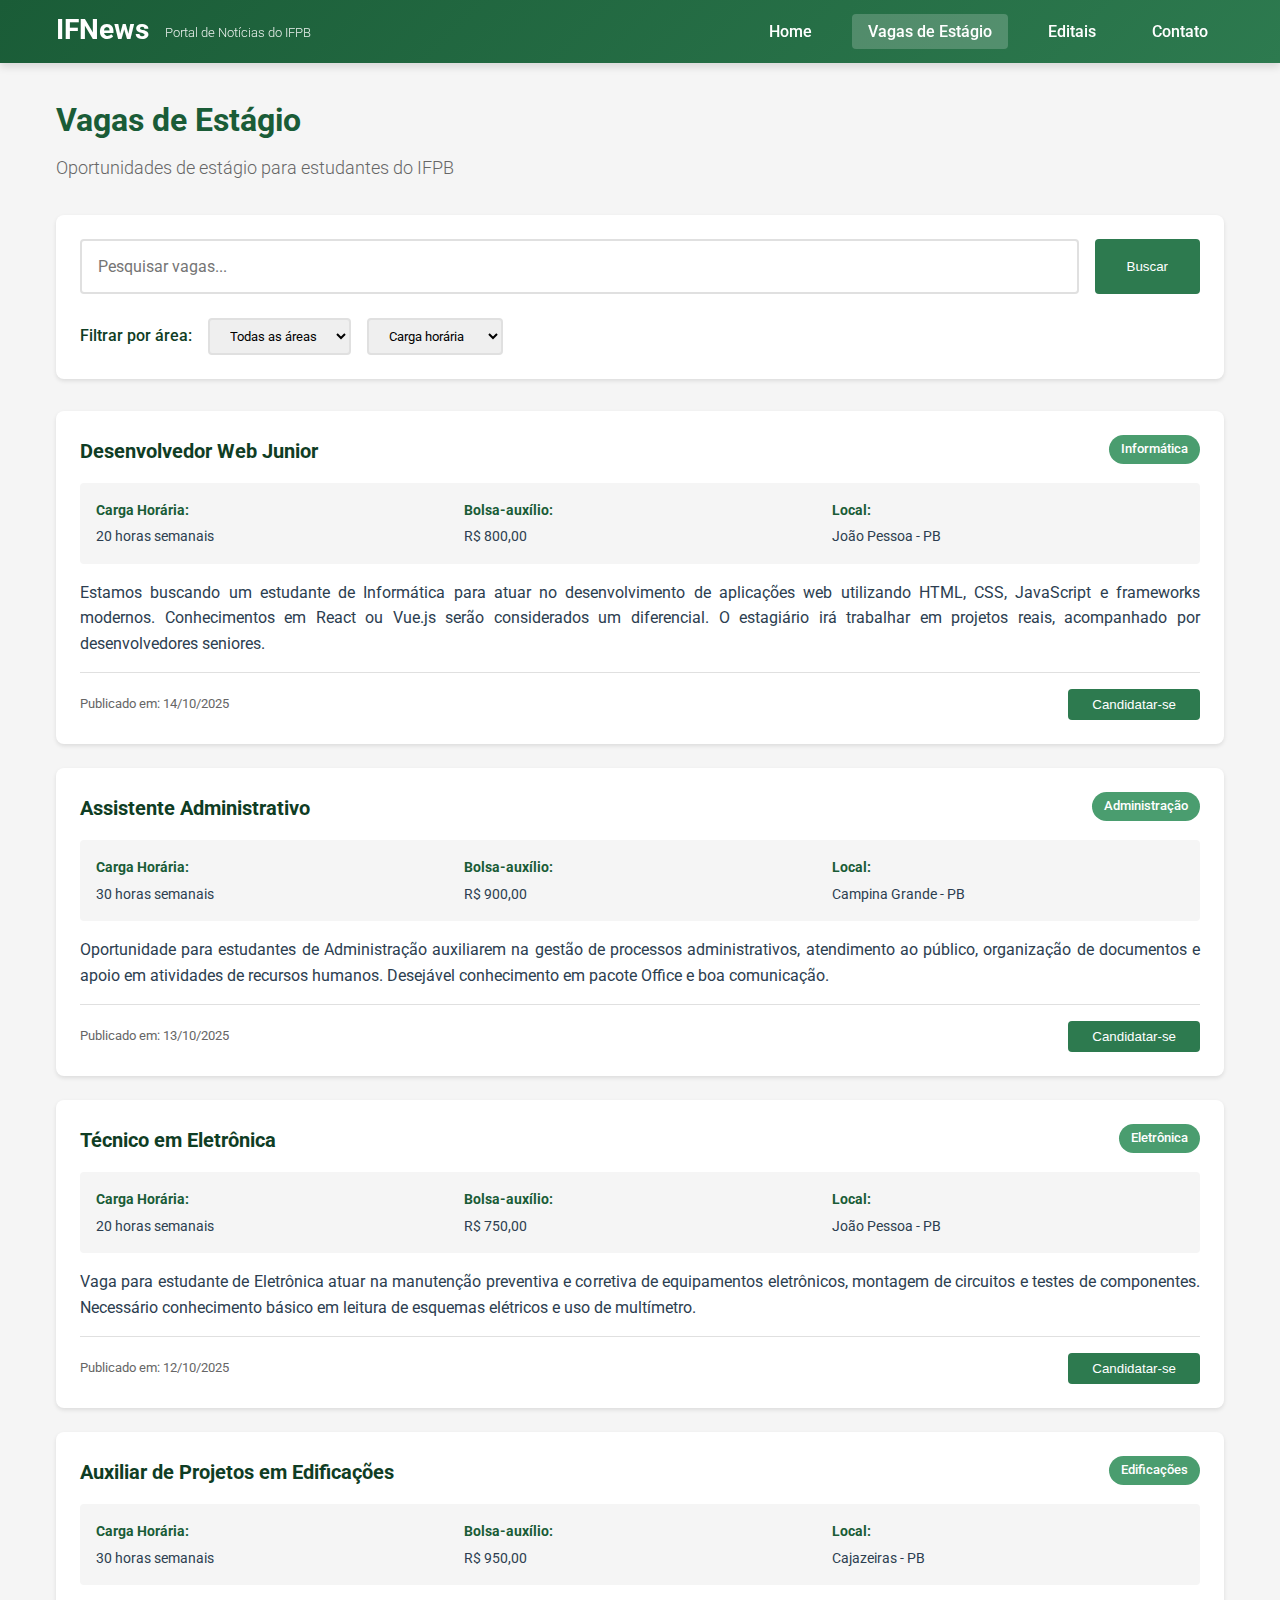
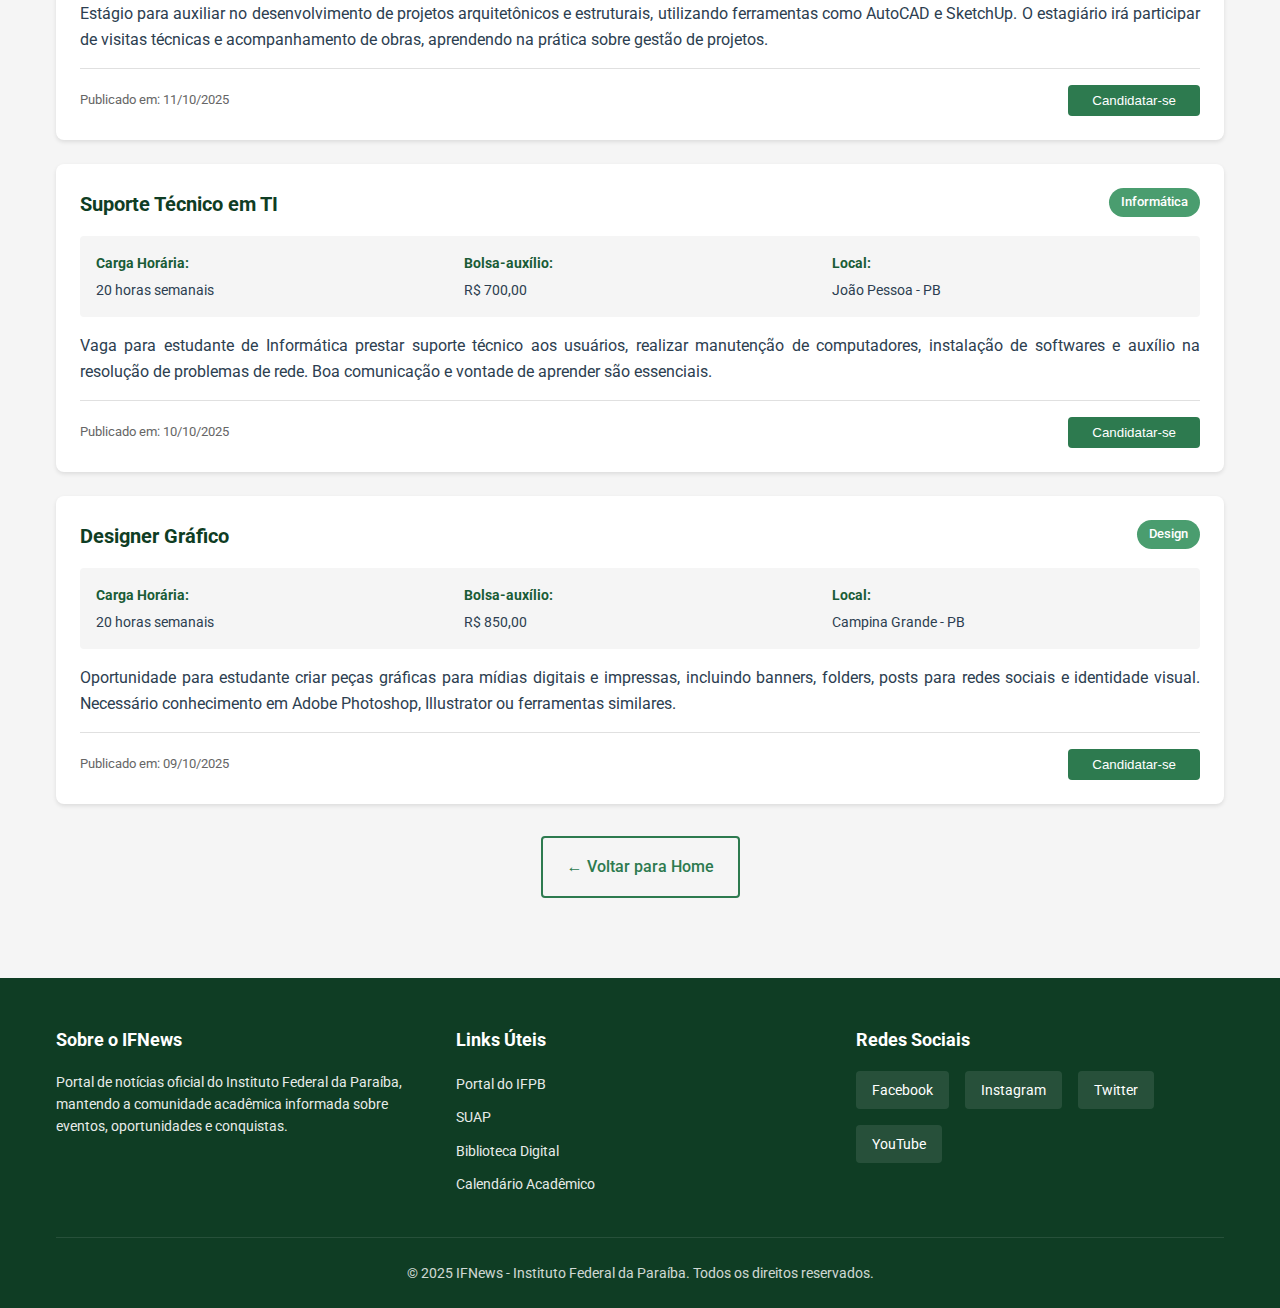
<file: vagas.html>
<!DOCTYPE html>
<html lang="pt-BR">
<head>
    <meta charset="UTF-8">
    <meta name="viewport" content="width=device-width, initial-scale=1.0">
    <meta name="description" content="Vagas de estágio disponíveis para estudantes do IFPB">
    <title>Vagas de Estágio - IFNews</title>
    <link rel="stylesheet" href="css/style.css">
    <link rel="preconnect" href="https://fonts.googleapis.com">
    <link rel="preconnect" href="https://fonts.gstatic.com" crossorigin>
    <link href="https://fonts.googleapis.com/css2?family=Roboto:wght@300;400;500;700&display=swap" rel="stylesheet">
</head>
<body>
    <!-- Cabeçalho fixo -->
    <header class="header">
        <div class="container">
            <div class="header-content">
                <div class="logo">
                    <h1>IFNews</h1>
                    <p class="tagline">Portal de Notícias do IFPB</p>
                </div>
                <nav class="nav">
                    <ul>
                        <li><a href="index.html">Home</a></li>
                        <li><a href="vagas.html" class="active">Vagas de Estágio</a></li>
                        <li><a href="editais.html">Editais</a></li>
                        <li><a href="contato.html">Contato</a></li>
                    </ul>
                </nav>
            </div>
        </div>
    </header>

    <!-- Conteúdo principal -->
    <main class="main-content">
        <div class="container">
            <div class="page-header">
                <h2 class="page-title">Vagas de Estágio</h2>
                <p class="page-subtitle">Oportunidades de estágio para estudantes do IFPB</p>
            </div>

            <!-- Área de busca e filtros -->
            <div class="filter-section">
                <div class="search-box">
                    <input type="text" placeholder="Pesquisar vagas..." class="search-input">
                    <button class="search-button">Buscar</button>
                </div>
                <div class="filter-options">
                    <label class="filter-label">Filtrar por área:</label>
                    <select class="filter-select">
                        <option value="">Todas as áreas</option>
                        <option value="informatica">Informática</option>
                        <option value="administracao">Administração</option>
                        <option value="eletronica">Eletrônica</option>
                        <option value="edificacoes">Edificações</option>
                        <option value="outros">Outros</option>
                    </select>
                    <select class="filter-select">
                        <option value="">Carga horária</option>
                        <option value="20">20h semanais</option>
                        <option value="30">30h semanais</option>
                        <option value="40">40h semanais</option>
                    </select>
                </div>
            </div>

            <!-- Lista de vagas -->
            <section class="vagas-list">
                <!-- Vaga 1 -->
                <article class="vaga-card">
                    <div class="vaga-header">
                        <h3 class="vaga-title">Desenvolvedor Web Junior</h3>
                        <span class="vaga-badge">Informática</span>
                    </div>
                    <div class="vaga-info">
                        <div class="info-item">
                            <strong>Carga Horária:</strong> 20 horas semanais
                        </div>
                        <div class="info-item">
                            <strong>Bolsa-auxílio:</strong> R$ 800,00
                        </div>
                        <div class="info-item">
                            <strong>Local:</strong> João Pessoa - PB
                        </div>
                    </div>
                    <p class="vaga-description">
                        Estamos buscando um estudante de Informática para atuar no desenvolvimento de aplicações web 
                        utilizando HTML, CSS, JavaScript e frameworks modernos. Conhecimentos em React ou Vue.js 
                        serão considerados um diferencial. O estagiário irá trabalhar em projetos reais, 
                        acompanhado por desenvolvedores seniores.
                    </p>
                    <div class="vaga-footer">
                        <span class="vaga-date">Publicado em: 14/10/2025</span>
                        <button class="btn-apply">Candidatar-se</button>
                    </div>
                </article>

                <!-- Vaga 2 -->
                <article class="vaga-card">
                    <div class="vaga-header">
                        <h3 class="vaga-title">Assistente Administrativo</h3>
                        <span class="vaga-badge">Administração</span>
                    </div>
                    <div class="vaga-info">
                        <div class="info-item">
                            <strong>Carga Horária:</strong> 30 horas semanais
                        </div>
                        <div class="info-item">
                            <strong>Bolsa-auxílio:</strong> R$ 900,00
                        </div>
                        <div class="info-item">
                            <strong>Local:</strong> Campina Grande - PB
                        </div>
                    </div>
                    <p class="vaga-description">
                        Oportunidade para estudantes de Administração auxiliarem na gestão de processos administrativos, 
                        atendimento ao público, organização de documentos e apoio em atividades de recursos humanos. 
                        Desejável conhecimento em pacote Office e boa comunicação.
                    </p>
                    <div class="vaga-footer">
                        <span class="vaga-date">Publicado em: 13/10/2025</span>
                        <button class="btn-apply">Candidatar-se</button>
                    </div>
                </article>

                <!-- Vaga 3 -->
                <article class="vaga-card">
                    <div class="vaga-header">
                        <h3 class="vaga-title">Técnico em Eletrônica</h3>
                        <span class="vaga-badge">Eletrônica</span>
                    </div>
                    <div class="vaga-info">
                        <div class="info-item">
                            <strong>Carga Horária:</strong> 20 horas semanais
                        </div>
                        <div class="info-item">
                            <strong>Bolsa-auxílio:</strong> R$ 750,00
                        </div>
                        <div class="info-item">
                            <strong>Local:</strong> João Pessoa - PB
                        </div>
                    </div>
                    <p class="vaga-description">
                        Vaga para estudante de Eletrônica atuar na manutenção preventiva e corretiva de equipamentos 
                        eletrônicos, montagem de circuitos e testes de componentes. Necessário conhecimento básico 
                        em leitura de esquemas elétricos e uso de multímetro.
                    </p>
                    <div class="vaga-footer">
                        <span class="vaga-date">Publicado em: 12/10/2025</span>
                        <button class="btn-apply">Candidatar-se</button>
                    </div>
                </article>

                <!-- Vaga 4 -->
                <article class="vaga-card">
                    <div class="vaga-header">
                        <h3 class="vaga-title">Auxiliar de Projetos em Edificações</h3>
                        <span class="vaga-badge">Edificações</span>
                    </div>
                    <div class="vaga-info">
                        <div class="info-item">
                            <strong>Carga Horária:</strong> 30 horas semanais
                        </div>
                        <div class="info-item">
                            <strong>Bolsa-auxílio:</strong> R$ 950,00
                        </div>
                        <div class="info-item">
                            <strong>Local:</strong> Cajazeiras - PB
                        </div>
                    </div>
                    <p class="vaga-description">
                        Estágio para auxiliar no desenvolvimento de projetos arquitetônicos e estruturais, 
                        utilizando ferramentas como AutoCAD e SketchUp. O estagiário irá participar de visitas 
                        técnicas e acompanhamento de obras, aprendendo na prática sobre gestão de projetos.
                    </p>
                    <div class="vaga-footer">
                        <span class="vaga-date">Publicado em: 11/10/2025</span>
                        <button class="btn-apply">Candidatar-se</button>
                    </div>
                </article>

                <!-- Vaga 5 -->
                <article class="vaga-card">
                    <div class="vaga-header">
                        <h3 class="vaga-title">Suporte Técnico em TI</h3>
                        <span class="vaga-badge">Informática</span>
                    </div>
                    <div class="vaga-info">
                        <div class="info-item">
                            <strong>Carga Horária:</strong> 20 horas semanais
                        </div>
                        <div class="info-item">
                            <strong>Bolsa-auxílio:</strong> R$ 700,00
                        </div>
                        <div class="info-item">
                            <strong>Local:</strong> João Pessoa - PB
                        </div>
                    </div>
                    <p class="vaga-description">
                        Vaga para estudante de Informática prestar suporte técnico aos usuários, realizar manutenção 
                        de computadores, instalação de softwares e auxílio na resolução de problemas de rede. 
                        Boa comunicação e vontade de aprender são essenciais.
                    </p>
                    <div class="vaga-footer">
                        <span class="vaga-date">Publicado em: 10/10/2025</span>
                        <button class="btn-apply">Candidatar-se</button>
                    </div>
                </article>

                <!-- Vaga 6 -->
                <article class="vaga-card">
                    <div class="vaga-header">
                        <h3 class="vaga-title">Designer Gráfico</h3>
                        <span class="vaga-badge">Design</span>
                    </div>
                    <div class="vaga-info">
                        <div class="info-item">
                            <strong>Carga Horária:</strong> 20 horas semanais
                        </div>
                        <div class="info-item">
                            <strong>Bolsa-auxílio:</strong> R$ 850,00
                        </div>
                        <div class="info-item">
                            <strong>Local:</strong> Campina Grande - PB
                        </div>
                    </div>
                    <p class="vaga-description">
                        Oportunidade para estudante criar peças gráficas para mídias digitais e impressas, 
                        incluindo banners, folders, posts para redes sociais e identidade visual. 
                        Necessário conhecimento em Adobe Photoshop, Illustrator ou ferramentas similares.
                    </p>
                    <div class="vaga-footer">
                        <span class="vaga-date">Publicado em: 09/10/2025</span>
                        <button class="btn-apply">Candidatar-se</button>
                    </div>
                </article>
            </section>

            <!-- Link para voltar -->
            <div class="back-link-container">
                <a href="index.html" class="back-link">← Voltar para Home</a>
            </div>
        </div>
    </main>

    <!-- Rodapé -->
    <footer class="footer">
        <div class="container">
            <div class="footer-content">
                <div class="footer-section">
                    <h4>Sobre o IFNews</h4>
                    <p>Portal de notícias oficial do Instituto Federal da Paraíba, mantendo a comunidade 
                       acadêmica informada sobre eventos, oportunidades e conquistas.</p>
                </div>
                <div class="footer-section">
                    <h4>Links Úteis</h4>
                    <ul class="footer-links">
                        <li><a href="#">Portal do IFPB</a></li>
                        <li><a href="#">SUAP</a></li>
                        <li><a href="#">Biblioteca Digital</a></li>
                        <li><a href="#">Calendário Acadêmico</a></li>
                    </ul>
                </div>
                <div class="footer-section">
                    <h4>Redes Sociais</h4>
                    <div class="social-links">
                        <a href="#" class="social-link" aria-label="Facebook">Facebook</a>
                        <a href="#" class="social-link" aria-label="Instagram">Instagram</a>
                        <a href="#" class="social-link" aria-label="Twitter">Twitter</a>
                        <a href="#" class="social-link" aria-label="YouTube">YouTube</a>
                    </div>
                </div>
            </div>
            <div class="footer-bottom">
                <p>&copy; 2025 IFNews - Instituto Federal da Paraíba. Todos os direitos reservados.</p>
            </div>
        </div>
    </footer>
</body>
</html>
</file>
<file: css/style.css>
/* ========================================
   Reset e Configurações Gerais
   ======================================== */

* {
    margin: 0;
    padding: 0;
    box-sizing: border-box;
}

:root {
    /* Cores do IFPB */
    --primary-green: #1a5c37;
    --secondary-green: #2d7a4f;
    --light-green: #4a9d6f;
    --dark-green: #0f3d24;
    --accent-white: #ffffff;
    --light-gray: #f5f5f5;
    --medium-gray: #e0e0e0;
    --dark-gray: #333333;
    --text-color: #2c3e50;
    --border-color: #ddd;
    
    /* Espaçamentos */
    --spacing-xs: 0.5rem;
    --spacing-sm: 1rem;
    --spacing-md: 1.5rem;
    --spacing-lg: 2rem;
    --spacing-xl: 3rem;
    
    /* Sombras */
    --shadow-sm: 0 2px 4px rgba(0, 0, 0, 0.1);
    --shadow-md: 0 4px 8px rgba(0, 0, 0, 0.12);
    --shadow-lg: 0 8px 16px rgba(0, 0, 0, 0.15);
}

body {
    font-family: 'Roboto', -apple-system, BlinkMacSystemFont, 'Segoe UI', sans-serif;
    line-height: 1.6;
    color: var(--text-color);
    background-color: var(--light-gray);
}

.container {
    max-width: 1200px;
    margin: 0 auto;
    padding: 0 var(--spacing-sm);
}

/* ========================================
   Cabeçalho
   ======================================== */

.header {
    background: linear-gradient(135deg, var(--primary-green) 0%, var(--secondary-green) 100%);
    color: var(--accent-white);
    padding: 0.5rem 0;
    position: sticky;
    top: 0;
    z-index: 1000;
    box-shadow: var(--shadow-md);
}

.header-content {
    display: flex;
    justify-content: space-between;
    align-items: center;
    flex-wrap: wrap;
    gap: var(--spacing-sm);
}

.logo h1 {
    font-size: 1.75rem;
    font-weight: 700;
    margin-bottom: 0.125rem;
}

/* Logo com imagem */
.logo {
    display: flex;
    align-items: center;
    gap: 1rem;
}

.logo-img {
    width: 60px;
    height: 60px;
    object-fit: contain;
    background: none;
    padding: 0;
    border-radius: 0;
    display: block;
}

.logo-text h1 {
    margin: 0;
    font-size: 1.375rem;
}

.tagline {
    font-size: 0.8125rem;
    opacity: 0.9;
    font-weight: 300;
    margin-top: 0.25rem;
}

.logo-text {
    display: flex;
    flex-direction: column;
}

.nav ul {
    display: flex;
    list-style: none;
    gap: var(--spacing-md);
}

.nav a {
    color: var(--accent-white);
    text-decoration: none;
    font-weight: 500;
    padding: var(--spacing-xs) var(--spacing-sm);
    border-radius: 4px;
    transition: background-color 0.3s ease;
}

.nav a:hover,
.nav a.active {
    background-color: rgba(255, 255, 255, 0.2);
}

/* ========================================
   Conteúdo Principal
   ======================================== */

.main-content {
    padding: var(--spacing-lg) 0;
    min-height: calc(100vh - 350px);
}

.content-wrapper {
    display: grid;
    grid-template-columns: 1fr 350px;
    gap: var(--spacing-lg);
}

/* ========================================
   Seção de Notícias
   ======================================== */

.section-title {
    font-size: 1.75rem;
    color: var(--primary-green);
    margin-bottom: var(--spacing-md);
    padding-bottom: var(--spacing-xs);
    border-bottom: 3px solid var(--secondary-green);
}

.news-section {
    display: flex;
    flex-direction: column;
    gap: var(--spacing-md);
}

.news-card {
    background: var(--accent-white);
    padding: var(--spacing-md);
    border-radius: 8px;
    box-shadow: var(--shadow-sm);
    transition: transform 0.3s ease, box-shadow 0.3s ease;
}

.news-card:hover {
    transform: translateY(-4px);
    box-shadow: var(--shadow-md);
}

.news-header {
    margin-bottom: var(--spacing-sm);
}

.news-title {
    font-size: 1.25rem;
    color: var(--dark-green);
    margin-bottom: var(--spacing-xs);
    line-height: 1.4;
}

.news-date {
    color: #666;
    font-size: 0.875rem;
    font-style: italic;
}

.news-summary {
    color: var(--text-color);
    margin-bottom: var(--spacing-sm);
    text-align: justify;
}

.read-more {
    color: var(--secondary-green);
    text-decoration: none;
    font-weight: 500;
    display: inline-flex;
    align-items: center;
    transition: color 0.3s ease;
}

.read-more:hover {
    color: var(--primary-green);
}

/* ========================================
   Sidebar
   ======================================== */

.sidebar {
    display: flex;
    flex-direction: column;
    gap: var(--spacing-md);
}

.sidebar-card {
    background: var(--accent-white);
    padding: var(--spacing-md);
    border-radius: 8px;
    box-shadow: var(--shadow-sm);
}

.sidebar-title {
    font-size: 1.125rem;
    color: var(--primary-green);
    margin-bottom: var(--spacing-sm);
    padding-bottom: var(--spacing-xs);
    border-bottom: 2px solid var(--medium-gray);
}

.sidebar-item {
    padding: var(--spacing-sm) 0;
    border-bottom: 1px solid var(--medium-gray);
}

.sidebar-item:last-child {
    border-bottom: none;
}

.sidebar-item h4 {
    font-size: 0.9375rem;
    color: var(--dark-green);
    margin-bottom: 0.25rem;
}

.item-meta {
    font-size: 0.8125rem;
    color: #666;
}

.sidebar-link {
    display: inline-block;
    margin-top: var(--spacing-sm);
    color: var(--secondary-green);
    text-decoration: none;
    font-weight: 500;
    font-size: 0.875rem;
    transition: color 0.3s ease;
}

.sidebar-link:hover {
    color: var(--primary-green);
}

/* ========================================
   Calendário
   ======================================== */

.month-header {
    background: var(--primary-green);
    color: var(--accent-white);
    padding: var(--spacing-xs);
    text-align: center;
    font-weight: 500;
    border-radius: 4px 4px 0 0;
    margin-bottom: var(--spacing-sm);
}

.calendar-grid {
    display: grid;
    grid-template-columns: repeat(7, 1fr);
    gap: 4px;
    margin-bottom: var(--spacing-sm);
}

.day-label {
    text-align: center;
    font-weight: 600;
    font-size: 0.75rem;
    color: var(--primary-green);
    padding: 0.25rem;
}

.day {
    text-align: center;
    padding: 0.5rem 0.25rem;
    font-size: 0.8125rem;
    background: var(--light-gray);
    border-radius: 4px;
}

.day.empty {
    background: transparent;
}

.day.current {
    background: var(--secondary-green);
    color: var(--accent-white);
    font-weight: 600;
}

.day.event {
    background: var(--light-green);
    color: var(--accent-white);
    font-weight: 600;
}

.event-list {
    margin-top: var(--spacing-sm);
}

.event-item {
    display: flex;
    gap: var(--spacing-xs);
    align-items: center;
    padding: 0.5rem;
    background: var(--light-gray);
    border-radius: 4px;
    margin-bottom: 0.5rem;
    font-size: 0.8125rem;
}

.event-date {
    background: var(--secondary-green);
    color: var(--accent-white);
    padding: 0.25rem 0.5rem;
    border-radius: 4px;
    font-weight: 600;
    min-width: 30px;
    text-align: center;
}

.event-name {
    color: var(--text-color);
}

/* ========================================
   Espaço de Propaganda
   ======================================== */

.ad-space {
    text-align: center;
}

.ad-label {
    font-size: 0.75rem;
    color: #999;
    margin-bottom: var(--spacing-xs);
    text-transform: uppercase;
}

.ad-placeholder {
    background: var(--medium-gray);
    padding: var(--spacing-xl) var(--spacing-md);
    border-radius: 4px;
    min-height: 250px;
    display: flex;
    flex-direction: column;
    align-items: center;
    justify-content: center;
    border: 2px dashed #ccc;
}

.ad-placeholder p {
    color: #999;
    font-weight: 500;
    margin-bottom: var(--spacing-xs);
}

.ad-placeholder small {
    color: #bbb;
    font-size: 0.75rem;
}

/* ========================================
   Rodapé
   ======================================== */

.footer {
    background: var(--dark-green);
    color: var(--accent-white);
    padding: var(--spacing-xl) 0 var(--spacing-md);
    margin-top: var(--spacing-xl);
}

.footer-content {
    display: grid;
    grid-template-columns: repeat(auto-fit, minmax(250px, 1fr));
    gap: var(--spacing-lg);
    margin-bottom: var(--spacing-lg);
}

.footer-section h4 {
    margin-bottom: var(--spacing-sm);
    font-size: 1.125rem;
}

.footer-section p {
    font-size: 0.875rem;
    line-height: 1.6;
    opacity: 0.9;
}

.footer-links {
    list-style: none;
}

.footer-links li {
    margin-bottom: 0.5rem;
}

.footer-links a {
    color: var(--accent-white);
    text-decoration: none;
    font-size: 0.875rem;
    opacity: 0.9;
    transition: opacity 0.3s ease;
}

.footer-links a:hover {
    opacity: 1;
    text-decoration: underline;
}

.social-links {
    display: flex;
    gap: var(--spacing-sm);
    flex-wrap: wrap;
}

.social-link {
    color: var(--accent-white);
    text-decoration: none;
    padding: var(--spacing-xs) var(--spacing-sm);
    background: rgba(255, 255, 255, 0.1);
    border-radius: 4px;
    font-size: 0.875rem;
    transition: background-color 0.3s ease;
}

.social-link:hover {
    background: rgba(255, 255, 255, 0.2);
}

.footer-bottom {
    text-align: center;
    padding-top: var(--spacing-md);
    border-top: 1px solid rgba(255, 255, 255, 0.1);
}

.footer-bottom p {
    font-size: 0.875rem;
    opacity: 0.8;
}

/* ========================================
   Páginas Internas - Header
   ======================================== */

.page-header {
    margin-bottom: var(--spacing-lg);
}

.page-title {
    font-size: 2rem;
    color: var(--primary-green);
    margin-bottom: var(--spacing-xs);
}

.page-subtitle {
    font-size: 1.125rem;
    color: #666;
    font-weight: 300;
}

/* ========================================
   Filtros e Busca
   ======================================== */

.filter-section {
    background: var(--accent-white);
    padding: var(--spacing-md);
    border-radius: 8px;
    box-shadow: var(--shadow-sm);
    margin-bottom: var(--spacing-lg);
}

.search-box {
    display: flex;
    gap: var(--spacing-sm);
    margin-bottom: var(--spacing-md);
}

.search-input {
    flex: 1;
    padding: var(--spacing-sm);
    border: 2px solid var(--medium-gray);
    border-radius: 4px;
    font-size: 1rem;
    font-family: inherit;
    transition: border-color 0.3s ease;
}

.search-input:focus {
    outline: none;
    border-color: var(--secondary-green);
}

.search-button {
    padding: var(--spacing-sm) var(--spacing-lg);
    background: var(--secondary-green);
    color: var(--accent-white);
    border: none;
    border-radius: 4px;
    font-weight: 500;
    cursor: pointer;
    transition: background-color 0.3s ease;
}

.search-button:hover {
    background: var(--primary-green);
}

.filter-options {
    display: flex;
    gap: var(--spacing-sm);
    flex-wrap: wrap;
    align-items: center;
}

.filter-label {
    font-weight: 500;
    color: var(--dark-green);
}

.filter-select {
    padding: var(--spacing-xs) var(--spacing-sm);
    border: 2px solid var(--medium-gray);
    border-radius: 4px;
    font-family: inherit;
    cursor: pointer;
    transition: border-color 0.3s ease;
}

.filter-select:focus {
    outline: none;
    border-color: var(--secondary-green);
}

/* ========================================
   Página de Vagas
   ======================================== */

.vagas-list {
    display: flex;
    flex-direction: column;
    gap: var(--spacing-md);
}

.vaga-card {
    background: var(--accent-white);
    padding: var(--spacing-md);
    border-radius: 8px;
    box-shadow: var(--shadow-sm);
    transition: transform 0.3s ease, box-shadow 0.3s ease;
}

.vaga-card:hover {
    transform: translateY(-2px);
    box-shadow: var(--shadow-md);
}

.vaga-header {
    display: flex;
    justify-content: space-between;
    align-items: flex-start;
    gap: var(--spacing-sm);
    margin-bottom: var(--spacing-sm);
}

.vaga-title {
    font-size: 1.25rem;
    color: var(--dark-green);
    flex: 1;
}

.vaga-badge {
    background: var(--light-green);
    color: var(--accent-white);
    padding: 0.25rem 0.75rem;
    border-radius: 20px;
    font-size: 0.8125rem;
    font-weight: 500;
    white-space: nowrap;
}

.vaga-info {
    display: grid;
    grid-template-columns: repeat(auto-fit, minmax(200px, 1fr));
    gap: var(--spacing-sm);
    margin-bottom: var(--spacing-sm);
    padding: var(--spacing-sm);
    background: var(--light-gray);
    border-radius: 4px;
}

.info-item {
    font-size: 0.875rem;
}

.info-item strong {
    color: var(--primary-green);
    display: block;
    margin-bottom: 0.25rem;
}

.vaga-description {
    color: var(--text-color);
    margin-bottom: var(--spacing-sm);
    line-height: 1.6;
    text-align: justify;
}

.vaga-footer {
    display: flex;
    justify-content: space-between;
    align-items: center;
    padding-top: var(--spacing-sm);
    border-top: 1px solid var(--medium-gray);
}

.vaga-date {
    font-size: 0.8125rem;
    color: #666;
}

.btn-apply {
    padding: var(--spacing-xs) var(--spacing-md);
    background: var(--secondary-green);
    color: var(--accent-white);
    border: none;
    border-radius: 4px;
    font-weight: 500;
    cursor: pointer;
    transition: background-color 0.3s ease;
}

.btn-apply:hover {
    background: var(--primary-green);
}

/* ========================================
   Página de Editais
   ======================================== */

.editais-section {
    margin-bottom: var(--spacing-xl);
}

.section-title-secondary {
    font-size: 1.5rem;
    color: var(--primary-green);
    margin-bottom: var(--spacing-md);
    display: flex;
    align-items: center;
    gap: var(--spacing-sm);
}

.section-icon {
    font-size: 1.75rem;
}

.edital-card {
    background: var(--accent-white);
    padding: var(--spacing-md);
    border-radius: 8px;
    box-shadow: var(--shadow-sm);
    margin-bottom: var(--spacing-md);
    transition: transform 0.3s ease, box-shadow 0.3s ease;
}

.edital-card:hover {
    transform: translateY(-2px);
    box-shadow: var(--shadow-md);
}

.edital-header {
    display: flex;
    justify-content: space-between;
    align-items: flex-start;
    gap: var(--spacing-sm);
    margin-bottom: var(--spacing-sm);
}

.edital-title {
    font-size: 1.125rem;
    color: var(--dark-green);
    flex: 1;
}

.edital-badge {
    padding: 0.25rem 0.75rem;
    border-radius: 20px;
    font-size: 0.75rem;
    font-weight: 500;
    white-space: nowrap;
}

.edital-badge.pesquisa {
    background: #3498db;
    color: var(--accent-white);
}

.edital-badge.extensao {
    background: #e67e22;
    color: var(--accent-white);
}

.edital-badge.bolsa {
    background: #9b59b6;
    color: var(--accent-white);
}

.edital-info {
    display: grid;
    grid-template-columns: repeat(auto-fit, minmax(150px, 1fr));
    gap: var(--spacing-sm);
    margin-bottom: var(--spacing-sm);
    padding: var(--spacing-sm);
    background: var(--light-gray);
    border-radius: 4px;
}

.edital-description {
    color: var(--text-color);
    margin-bottom: var(--spacing-sm);
    line-height: 1.6;
    text-align: justify;
}

.edital-footer {
    display: flex;
    justify-content: space-between;
    align-items: center;
    padding-top: var(--spacing-sm);
    border-top: 1px solid var(--medium-gray);
}

.edital-number {
    font-size: 0.8125rem;
    color: #666;
    font-weight: 500;
}

/* ========================================
   Página de Contato
   ======================================== */

.contact-wrapper {
    display: grid;
    grid-template-columns: 2fr 1fr;
    gap: var(--spacing-lg);
}

.contact-form-section {
    background: var(--accent-white);
    padding: var(--spacing-lg);
    border-radius: 8px;
    box-shadow: var(--shadow-sm);
}

.form-title {
    font-size: 1.5rem;
    color: var(--primary-green);
    margin-bottom: var(--spacing-md);
}

.contact-form {
    display: flex;
    flex-direction: column;
    gap: var(--spacing-md);
}

.form-group {
    display: flex;
    flex-direction: column;
}

.form-label {
    font-weight: 500;
    color: var(--dark-green);
    margin-bottom: var(--spacing-xs);
}

.form-input,
.form-select,
.form-textarea {
    padding: var(--spacing-sm);
    border: 2px solid var(--medium-gray);
    border-radius: 4px;
    font-family: inherit;
    font-size: 1rem;
    transition: border-color 0.3s ease;
}

.form-input:focus,
.form-select:focus,
.form-textarea:focus {
    outline: none;
    border-color: var(--secondary-green);
}

.form-textarea {
    resize: vertical;
    min-height: 120px;
}

.checkbox-label {
    display: flex;
    align-items: center;
    gap: var(--spacing-xs);
    cursor: pointer;
}

.checkbox-label input[type="checkbox"] {
    width: 18px;
    height: 18px;
    cursor: pointer;
}

.checkbox-label a {
    color: var(--secondary-green);
    text-decoration: none;
}

.checkbox-label a:hover {
    text-decoration: underline;
}

.btn-submit {
    padding: var(--spacing-sm) var(--spacing-lg);
    background: var(--secondary-green);
    color: var(--accent-white);
    border: none;
    border-radius: 4px;
    font-size: 1rem;
    font-weight: 500;
    cursor: pointer;
    transition: background-color 0.3s ease;
}

.btn-submit:hover {
    background: var(--primary-green);
}

.contact-info-section {
    display: flex;
    flex-direction: column;
    gap: var(--spacing-md);
}

.info-title {
    font-size: 1.25rem;
    color: var(--primary-green);
    margin-bottom: var(--spacing-sm);
}

.info-card {
    background: var(--accent-white);
    padding: var(--spacing-md);
    border-radius: 8px;
    box-shadow: var(--shadow-sm);
    display: flex;
    gap: var(--spacing-sm);
}

.info-icon {
    font-size: 1.5rem;
    flex-shrink: 0;
}

.info-content h4 {
    color: var(--dark-green);
    margin-bottom: 0.5rem;
}

.info-content p {
    color: var(--text-color);
    font-size: 0.875rem;
    line-height: 1.5;
}

.info-content a {
    color: var(--secondary-green);
    text-decoration: none;
}

.info-content a:hover {
    text-decoration: underline;
}

.social-section {
    background: var(--accent-white);
    padding: var(--spacing-md);
    border-radius: 8px;
    box-shadow: var(--shadow-sm);
}

.social-section h4 {
    color: var(--dark-green);
    margin-bottom: var(--spacing-sm);
}

.social-links-contact {
    display: grid;
    grid-template-columns: 1fr 1fr;
    gap: var(--spacing-xs);
}

.social-btn {
    padding: var(--spacing-sm);
    text-align: center;
    text-decoration: none;
    color: var(--accent-white);
    border-radius: 4px;
    font-size: 0.875rem;
    font-weight: 500;
    transition: opacity 0.3s ease;
}

.social-btn:hover {
    opacity: 0.9;
}

.social-btn.facebook {
    background: #1877f2;
}

.social-btn.instagram {
    background: linear-gradient(45deg, #f09433 0%, #e6683c 25%, #dc2743 50%, #cc2366 75%, #bc1888 100%);
}

.social-btn.twitter {
    background: #1da1f2;
}

.social-btn.youtube {
    background: #ff0000;
}

.ouvidoria-section {
    background: var(--accent-white);
    padding: var(--spacing-md);
    border-radius: 8px;
    box-shadow: var(--shadow-sm);
}

.ouvidoria-section h4 {
    color: var(--dark-green);
    margin-bottom: var(--spacing-sm);
}

.ouvidoria-section p {
    color: var(--text-color);
    font-size: 0.875rem;
    margin-bottom: var(--spacing-sm);
    line-height: 1.5;
}

.btn-ouvidoria {
    display: inline-block;
    padding: var(--spacing-xs) var(--spacing-md);
    background: var(--secondary-green);
    color: var(--accent-white);
    text-decoration: none;
    border-radius: 4px;
    font-weight: 500;
    font-size: 0.875rem;
    transition: background-color 0.3s ease;
}

.btn-ouvidoria:hover {
    background: var(--primary-green);
}

/* ========================================
   Link de Voltar
   ======================================== */

.back-link-container {
    margin-top: var(--spacing-lg);
    text-align: center;
}

.back-link {
    display: inline-block;
    color: var(--secondary-green);
    text-decoration: none;
    font-weight: 500;
    padding: var(--spacing-sm) var(--spacing-md);
    border: 2px solid var(--secondary-green);
    border-radius: 4px;
    transition: background-color 0.3s ease, color 0.3s ease;
}

.back-link:hover {
    background: var(--secondary-green);
    color: var(--accent-white);
}

/* ========================================
   Responsividade
   ======================================== */

@media (max-width: 992px) {
    .content-wrapper {
        grid-template-columns: 1fr;
    }
    
    .contact-wrapper {
        grid-template-columns: 1fr;
    }
    
    .header {
        padding: 0.5rem 0;
    }
    
    .header-content {
        flex-direction: column;
        text-align: center;
        gap: 0.75rem;
    }
    
    .logo {
        gap: 0.75rem;
    }
    
    .logo-img {
        width: 50px;
        height: 50px;
    }
    
    .logo-text h1 {
        font-size: 1.25rem;
    }
    
    .tagline {
        font-size: 0.75rem;
    }
    
    .nav ul {
        flex-wrap: wrap;
        justify-content: center;
        gap: var(--spacing-sm);
    }
    
    .nav a {
        padding: 0.375rem 0.75rem;
        font-size: 0.875rem;
    }
}

@media (max-width: 768px) {
    .header {
        padding: 0.375rem 0;
    }
    
    .page-title {
        font-size: 1.5rem;
    }
    
    .section-title {
        font-size: 1.5rem;
    }
    
    .logo {
        gap: 0.5rem;
    }
    
    .logo-img {
        width: 40px;
        height: 40px;
    }
    
    .logo-text h1 {
        font-size: 1.125rem;
    }
    
    .tagline {
        font-size: 0.6875rem;
    }
    
    .nav a {
        padding: 0.25rem 0.5rem;
        font-size: 0.8125rem;
    }
    
    .vaga-header,
    .edital-header {
        flex-direction: column;
    }
    
    .vaga-info,
    .edital-info {
        grid-template-columns: 1fr;
    }
    
    .filter-options {
        flex-direction: column;
        align-items: stretch;
    }
    
    .filter-select {
        width: 100%;
    }
    
    .social-links-contact {
        grid-template-columns: 1fr;
    }
    
    .footer-content {
        grid-template-columns: 1fr;
    }
}

@media (max-width: 576px) {
    :root {
        --spacing-xl: 2rem;
        --spacing-lg: 1.5rem;
    }
    
    .header {
        padding: 0.25rem 0;
    }
    
    .logo {
        gap: 0.375rem;
    }
    
    .logo-img {
        width: 35px;
        height: 35px;
    }
    
    .logo-text h1 {
        font-size: 1rem;
    }
    
    .tagline {
        font-size: 0.625rem;
    }
    
    .nav ul {
        gap: 0.25rem;
    }
    
    .nav a {
        font-size: 0.75rem;
        padding: 0.25rem 0.375rem;
    }
    
    .search-box {
        flex-direction: column;
    }
    
    .search-button {
        width: 100%;
    }
    
    .vaga-footer,
    .edital-footer {
        flex-direction: column;
        gap: var(--spacing-sm);
        align-items: flex-start;
    }
    
    .btn-apply {
        width: 100%;
    }
    
    .calendar-grid {
        gap: 2px;
    }
    
    .day {
        padding: 0.375rem 0.125rem;
        font-size: 0.75rem;
    }
}
</file>
